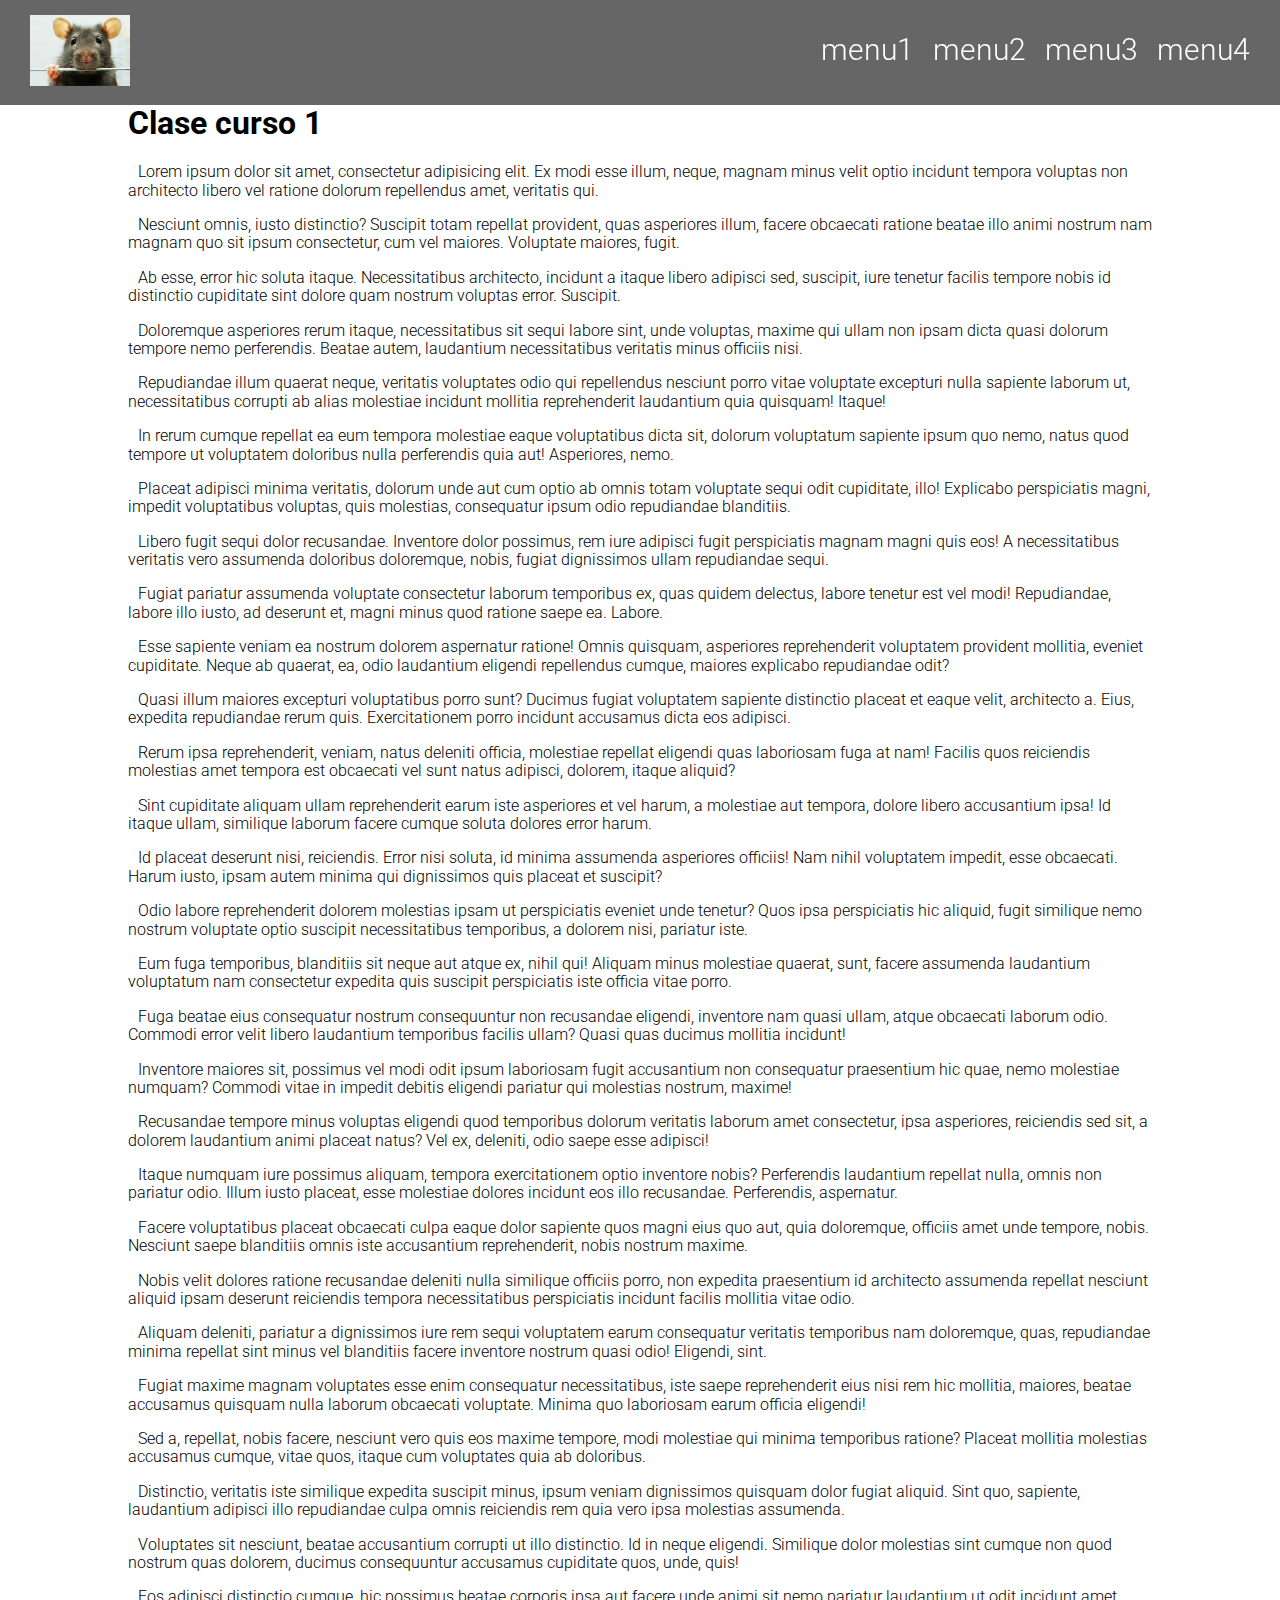
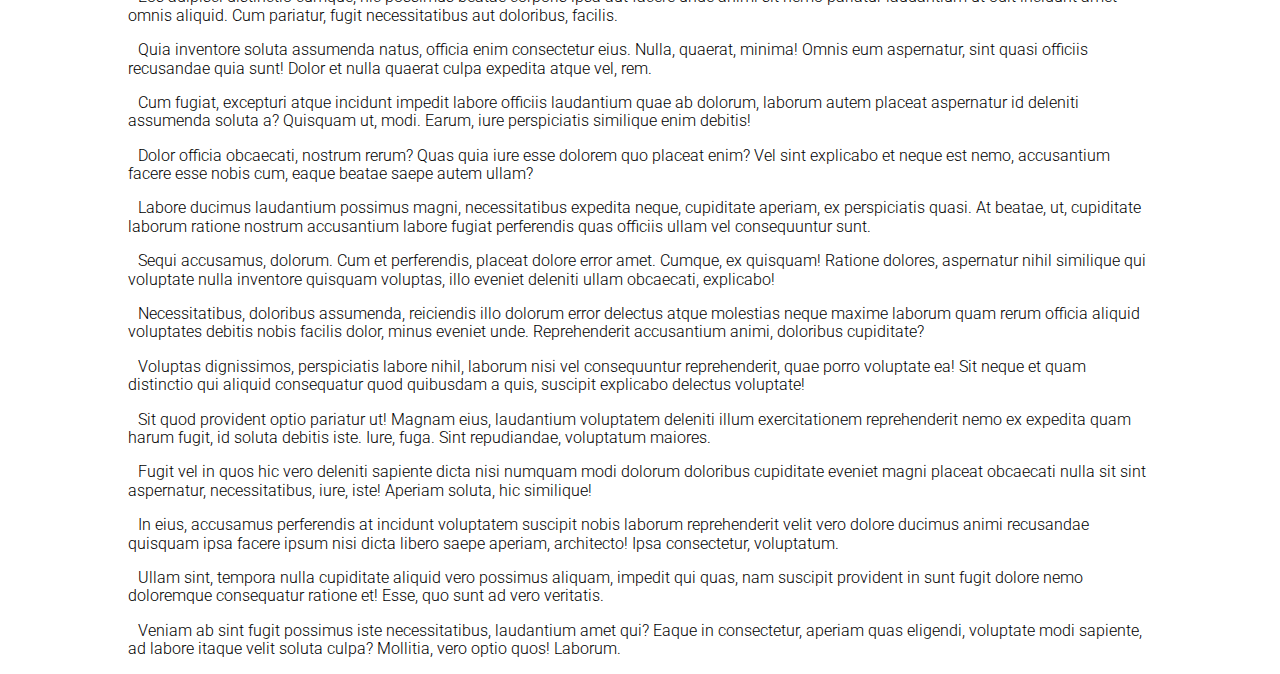
<file: clase1/index.html>
<!DOCTYPE html>
<html lang="en">
<head>
	<meta charset="UTF-8">
	<title>Clase 1</title>
	
</head>
<body>
<main id="main">
	<header class="header" id="pes">
		<img src="assets/img/rata.jpg" alt="" class="logo">
		<nav class="menu">
			<li>menu1</li>
			<li>menu2</li>
			<li>menu3</li>
			<li>menu4</li>
		</nav>
		<a class="toggle-menu"></a>
	</header>


	<div class="punto"></div>
		
	<section class="contenido">
		<h1>Clase curso 1</h1>
		<p >Lorem ipsum dolor sit amet, consectetur adipisicing elit. Ex modi esse illum, neque, magnam minus velit optio incidunt tempora voluptas non architecto libero vel ratione dolorum repellendus amet, veritatis qui.</p>
		<p >Nesciunt omnis, iusto distinctio? Suscipit totam repellat provident, quas asperiores illum, facere obcaecati ratione beatae illo animi nostrum nam magnam quo sit ipsum consectetur, cum vel maiores. Voluptate maiores, fugit.</p>
		<p>Ab esse, error hic soluta itaque. Necessitatibus architecto, incidunt a itaque libero adipisci sed, suscipit, iure tenetur facilis tempore nobis id distinctio cupiditate sint dolore quam nostrum voluptas error. Suscipit.</p>
		<p>Doloremque asperiores rerum itaque, necessitatibus sit sequi labore sint, unde voluptas, maxime qui ullam non ipsam dicta quasi dolorum tempore nemo perferendis. Beatae autem, laudantium necessitatibus veritatis minus officiis nisi.</p>
		<p>Repudiandae illum quaerat neque, veritatis voluptates odio qui repellendus nesciunt porro vitae voluptate excepturi nulla sapiente laborum ut, necessitatibus corrupti ab alias molestiae incidunt mollitia reprehenderit laudantium quia quisquam! Itaque!</p>
		<p>In rerum cumque repellat ea eum tempora molestiae eaque voluptatibus dicta sit, dolorum voluptatum sapiente ipsum quo nemo, natus quod tempore ut voluptatem doloribus nulla perferendis quia aut! Asperiores, nemo.</p>
		<p>Placeat adipisci minima veritatis, dolorum unde aut cum optio ab omnis totam voluptate sequi odit cupiditate, illo! Explicabo perspiciatis magni, impedit voluptatibus voluptas, quis molestias, consequatur ipsum odio repudiandae blanditiis.</p>
		<p>Libero fugit sequi dolor recusandae. Inventore dolor possimus, rem iure adipisci fugit perspiciatis magnam magni quis eos! A necessitatibus veritatis vero assumenda doloribus doloremque, nobis, fugiat dignissimos ullam repudiandae sequi.</p>
		<p>Fugiat pariatur assumenda voluptate consectetur laborum temporibus ex, quas quidem delectus, labore tenetur est vel modi! Repudiandae, labore illo iusto, ad deserunt et, magni minus quod ratione saepe ea. Labore.</p>
		<p>Esse sapiente veniam ea nostrum dolorem aspernatur ratione! Omnis quisquam, asperiores reprehenderit voluptatem provident mollitia, eveniet cupiditate. Neque ab quaerat, ea, odio laudantium eligendi repellendus cumque, maiores explicabo repudiandae odit?</p>
		<p>Quasi illum maiores excepturi voluptatibus porro sunt? Ducimus fugiat voluptatem sapiente distinctio placeat et eaque velit, architecto a. Eius, expedita repudiandae rerum quis. Exercitationem porro incidunt accusamus dicta eos adipisci.</p>
		<p>Rerum ipsa reprehenderit, veniam, natus deleniti officia, molestiae repellat eligendi quas laboriosam fuga at nam! Facilis quos reiciendis molestias amet tempora est obcaecati vel sunt natus adipisci, dolorem, itaque aliquid?</p>
		<p>Sint cupiditate aliquam ullam reprehenderit earum iste asperiores et vel harum, a molestiae aut tempora, dolore libero accusantium ipsa! Id itaque ullam, similique laborum facere cumque soluta dolores error harum.</p>
		<p>Id placeat deserunt nisi, reiciendis. Error nisi soluta, id minima assumenda asperiores officiis! Nam nihil voluptatem impedit, esse obcaecati. Harum iusto, ipsam autem minima qui dignissimos quis placeat et suscipit?</p>
		<p>Odio labore reprehenderit dolorem molestias ipsam ut perspiciatis eveniet unde tenetur? Quos ipsa perspiciatis hic aliquid, fugit similique nemo nostrum voluptate optio suscipit necessitatibus temporibus, a dolorem nisi, pariatur iste.</p>
		<p>Eum fuga temporibus, blanditiis sit neque aut atque ex, nihil qui! Aliquam minus molestiae quaerat, sunt, facere assumenda laudantium voluptatum nam consectetur expedita quis suscipit perspiciatis iste officia vitae porro.</p>
		<p>Fuga beatae eius consequatur nostrum consequuntur non recusandae eligendi, inventore nam quasi ullam, atque obcaecati laborum odio. Commodi error velit libero laudantium temporibus facilis ullam? Quasi quas ducimus mollitia incidunt!</p>
		<p>Inventore maiores sit, possimus vel modi odit ipsum laboriosam fugit accusantium non consequatur praesentium hic quae, nemo molestiae numquam? Commodi vitae in impedit debitis eligendi pariatur qui molestias nostrum, maxime!</p>
		<p>Recusandae tempore minus voluptas eligendi quod temporibus dolorum veritatis laborum amet consectetur, ipsa asperiores, reiciendis sed sit, a dolorem laudantium animi placeat natus? Vel ex, deleniti, odio saepe esse adipisci!</p>
		<p>Itaque numquam iure possimus aliquam, tempora exercitationem optio inventore nobis? Perferendis laudantium repellat nulla, omnis non pariatur odio. Illum iusto placeat, esse molestiae dolores incidunt eos illo recusandae. Perferendis, aspernatur.</p>
		<p>Facere voluptatibus placeat obcaecati culpa eaque dolor sapiente quos magni eius quo aut, quia doloremque, officiis amet unde tempore, nobis. Nesciunt saepe blanditiis omnis iste accusantium reprehenderit, nobis nostrum maxime.</p>
		<p>Nobis velit dolores ratione recusandae deleniti nulla similique officiis porro, non expedita praesentium id architecto assumenda repellat nesciunt aliquid ipsam deserunt reiciendis tempora necessitatibus perspiciatis incidunt facilis mollitia vitae odio.</p>
		<p>Aliquam deleniti, pariatur a dignissimos iure rem sequi voluptatem earum consequatur veritatis temporibus nam doloremque, quas, repudiandae minima repellat sint minus vel blanditiis facere inventore nostrum quasi odio! Eligendi, sint.</p>
		<p>Fugiat maxime magnam voluptates esse enim consequatur necessitatibus, iste saepe reprehenderit eius nisi rem hic mollitia, maiores, beatae accusamus quisquam nulla laborum obcaecati voluptate. Minima quo laboriosam earum officia eligendi!</p>
		<p>Sed a, repellat, nobis facere, nesciunt vero quis eos maxime tempore, modi molestiae qui minima temporibus ratione? Placeat mollitia molestias accusamus cumque, vitae quos, itaque cum voluptates quia ab doloribus.</p>
		<p>Distinctio, veritatis iste similique expedita suscipit minus, ipsum veniam dignissimos quisquam dolor fugiat aliquid. Sint quo, sapiente, laudantium adipisci illo repudiandae culpa omnis reiciendis rem quia vero ipsa molestias assumenda.</p>
		<p>Voluptates sit nesciunt, beatae accusantium corrupti ut illo distinctio. Id in neque eligendi. Similique dolor molestias sint cumque non quod nostrum quas dolorem, ducimus consequuntur accusamus cupiditate quos, unde, quis!</p>
		<p>Eos adipisci distinctio cumque, hic possimus beatae corporis ipsa aut facere unde animi sit nemo pariatur laudantium ut odit incidunt amet omnis aliquid. Cum pariatur, fugit necessitatibus aut doloribus, facilis.</p>
		<p>Quia inventore soluta assumenda natus, officia enim consectetur eius. Nulla, quaerat, minima! Omnis eum aspernatur, sint quasi officiis recusandae quia sunt! Dolor et nulla quaerat culpa expedita atque vel, rem.</p>
		<p>Cum fugiat, excepturi atque incidunt impedit labore officiis laudantium quae ab dolorum, laborum autem placeat aspernatur id deleniti assumenda soluta a? Quisquam ut, modi. Earum, iure perspiciatis similique enim debitis!</p>
		<p>Dolor officia obcaecati, nostrum rerum? Quas quia iure esse dolorem quo placeat enim? Vel sint explicabo et neque est nemo, accusantium facere esse nobis cum, eaque beatae saepe autem ullam?</p>
		<p>Labore ducimus laudantium possimus magni, necessitatibus expedita neque, cupiditate aperiam, ex perspiciatis quasi. At beatae, ut, cupiditate laborum ratione nostrum accusantium labore fugiat perferendis quas officiis ullam vel consequuntur sunt.</p>
		<p>Sequi accusamus, dolorum. Cum et perferendis, placeat dolore error amet. Cumque, ex quisquam! Ratione dolores, aspernatur nihil similique qui voluptate nulla inventore quisquam voluptas, illo eveniet deleniti ullam obcaecati, explicabo!</p>
		<p>Necessitatibus, doloribus assumenda, reiciendis illo dolorum error delectus atque molestias neque maxime laborum quam rerum officia aliquid voluptates debitis nobis facilis dolor, minus eveniet unde. Reprehenderit accusantium animi, doloribus cupiditate?</p>
		<p>Voluptas dignissimos, perspiciatis labore nihil, laborum nisi vel consequuntur reprehenderit, quae porro voluptate ea! Sit neque et quam distinctio qui aliquid consequatur quod quibusdam a quis, suscipit explicabo delectus voluptate!</p>
		<p>Sit quod provident optio pariatur ut! Magnam eius, laudantium voluptatem deleniti illum exercitationem reprehenderit nemo ex expedita quam harum fugit, id soluta debitis iste. Iure, fuga. Sint repudiandae, voluptatum maiores.</p>
		<p>Fugit vel in quos hic vero deleniti sapiente dicta nisi numquam modi dolorum doloribus cupiditate eveniet magni placeat obcaecati nulla sit sint aspernatur, necessitatibus, iure, iste! Aperiam soluta, hic similique!</p>
		<p>In eius, accusamus perferendis at incidunt voluptatem suscipit nobis laborum reprehenderit velit vero dolore ducimus animi recusandae quisquam ipsa facere ipsum nisi dicta libero saepe aperiam, architecto! Ipsa consectetur, voluptatum.</p>
		<p>Ullam sint, tempora nulla cupiditate aliquid vero possimus aliquam, impedit qui quas, nam suscipit provident in sunt fugit dolore nemo doloremque consequatur ratione et! Esse, quo sunt ad vero veritatis.</p>
		<p>Veniam ab sint fugit possimus iste necessitatibus, laudantium amet qui? Eaque in consectetur, aperiam quas eligendi, voluptate modi sapiente, ad labore itaque velit soluta culpa? Mollitia, vero optio quos! Laborum.</p>
	</section>

</main>

	<!-- assets -->
	<link href="https://fonts.googleapis.com/css?family=Barrio|Roboto:100,300,400" rel="stylesheet">
	<link rel="stylesheet" href="assets/css/normalize.css">
	<link rel="stylesheet" href="assets/css/estilos.css">

	

</body>
</html>
</file>
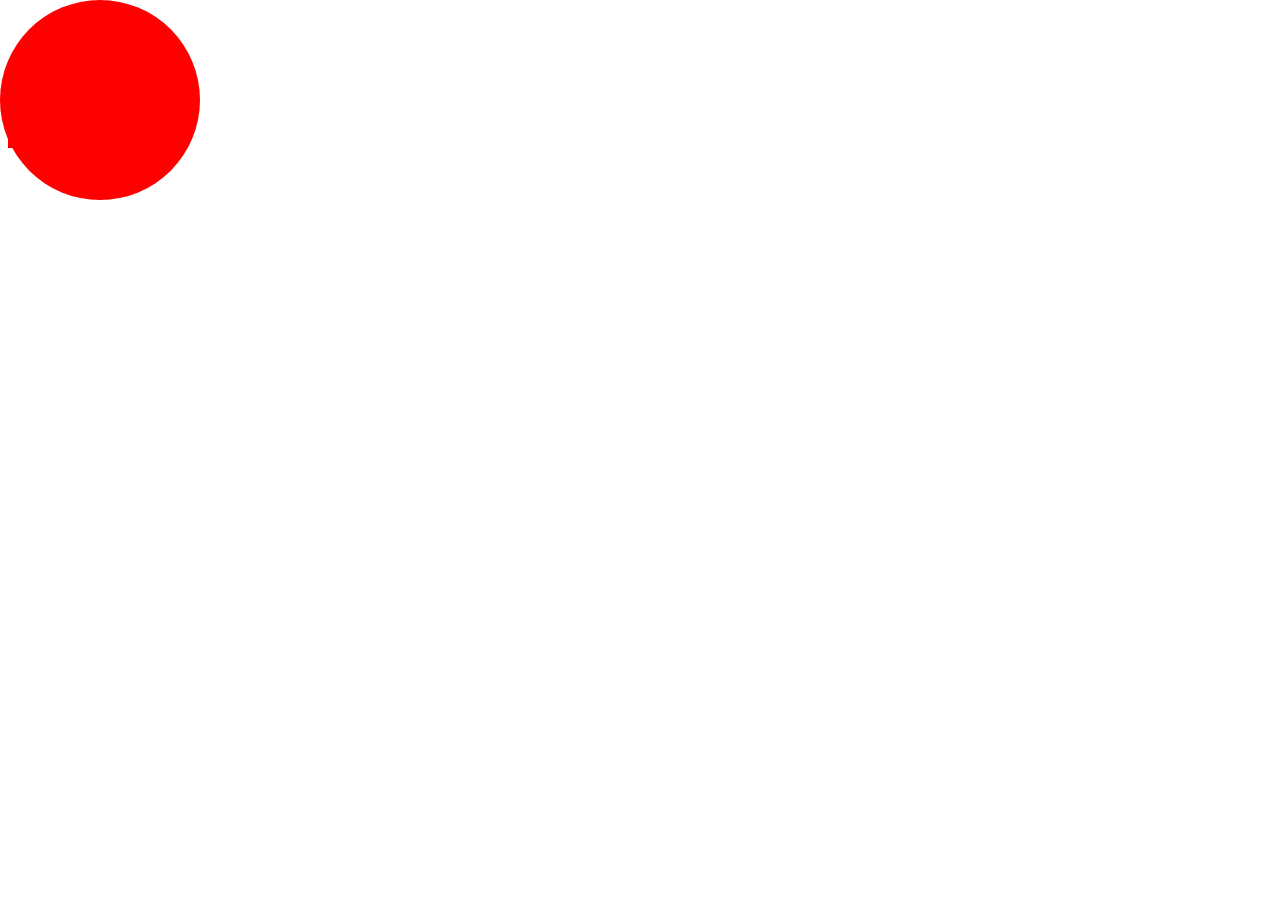
<file: animaciones.html>
<!DOCTYPE html>
<html lang="en">
<head>
	<meta charset="UTF-8">
	<title>Clase Ocho Animaciones</title>
</head>
<body>

	<div class="slide">
		
	</div>

	<div class="caja"></div>

	<div class="wrapper">
		<span>Code for</span>
		<ul>	
			<li>Ruby</li>
			<li>CSS</li> -40
			<li>Sass</li> -80
			<li>JavaScript</li> -120
			<li>HTML</li> -160
	    	<li>Python</li>
	    	<li>Java</li>
		</ul>
	</div>
<!-- assets -->
<link rel="stylesheet" href="assets/css/animaciones.css">
	
</body>
</html>
</file>
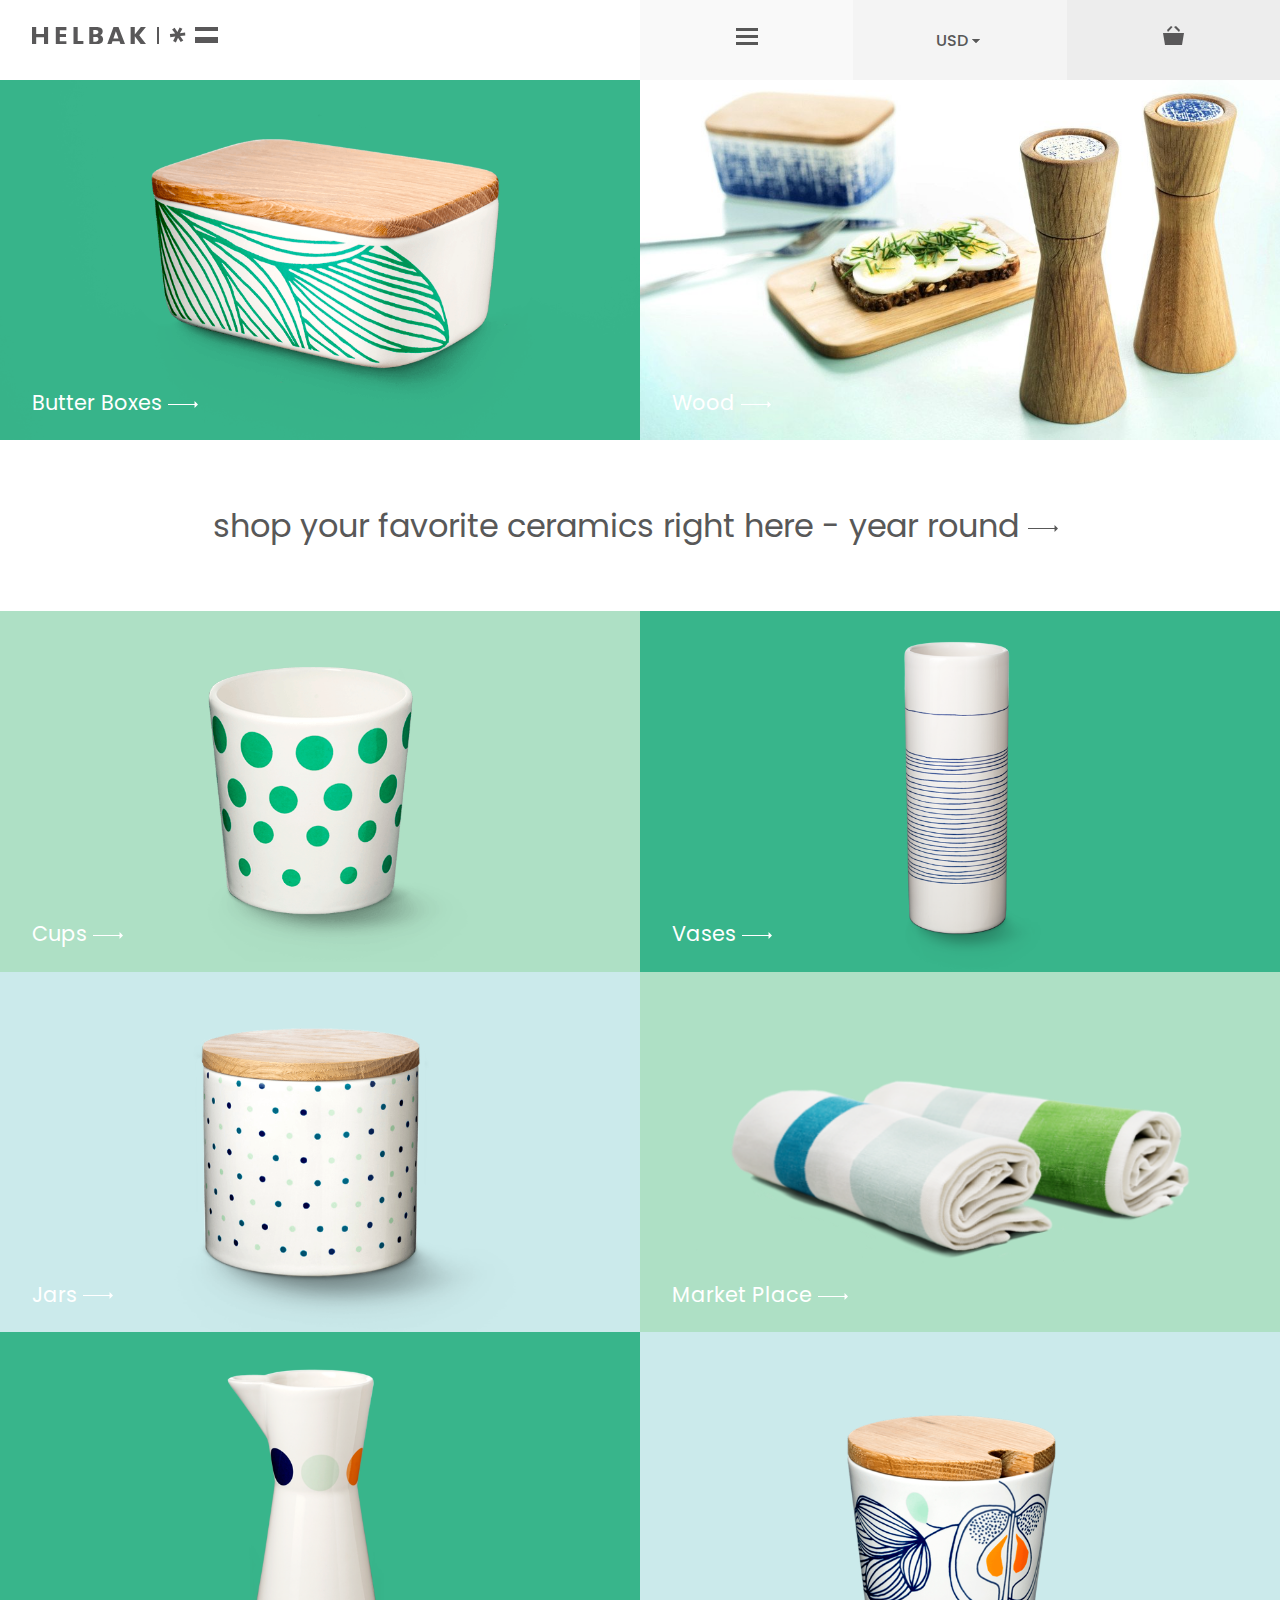
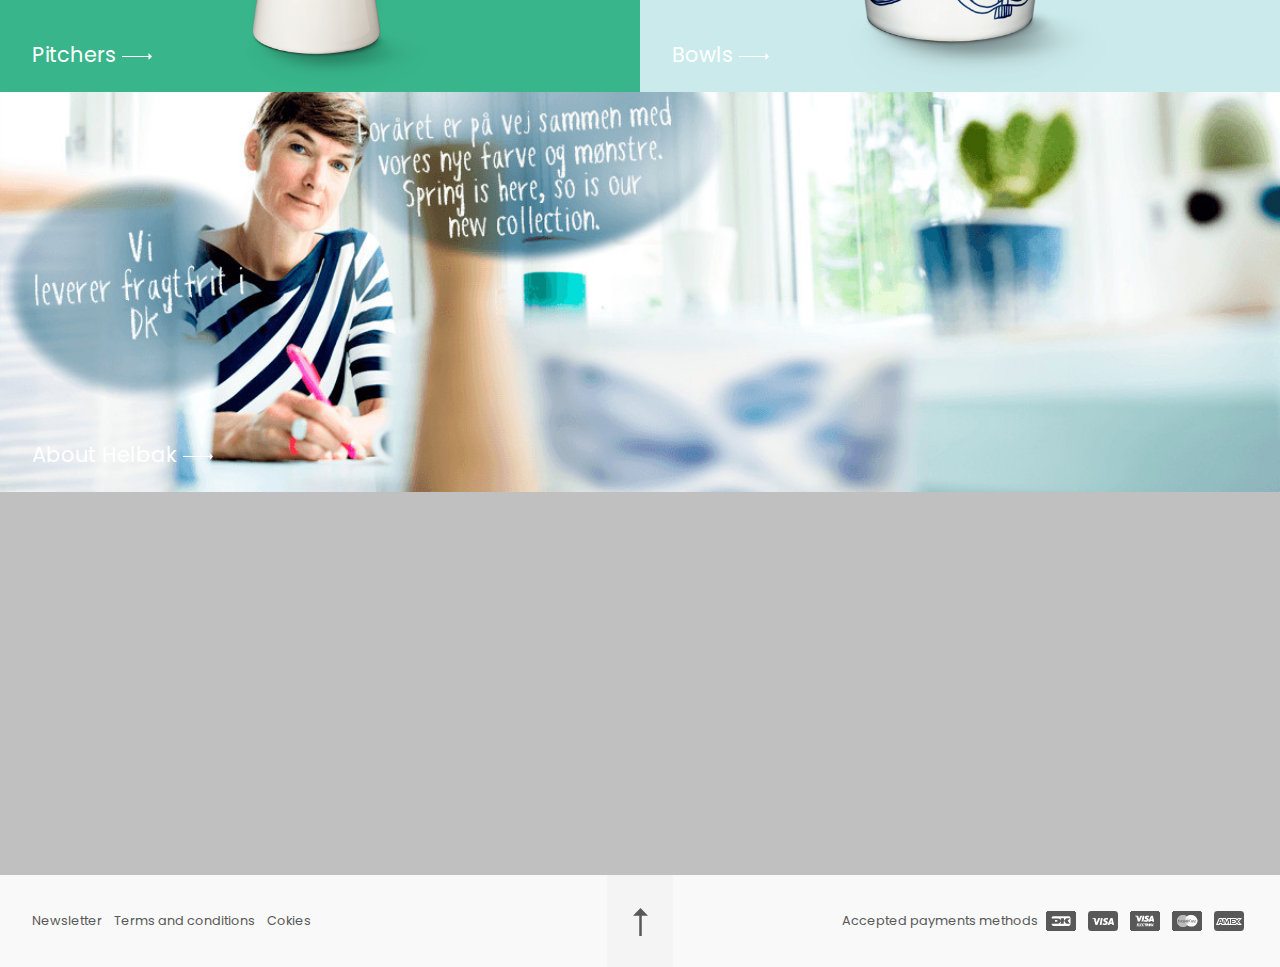
<file: clasecinco.html>
<!DOCTYPE html>
<html lang="en">

<head>
    <meta name="viewport" content="width=device-width, initial-scale=1">
    <meta charset="UTF-8">
    <title>Reto 2 || Helbak</title>
</head>

<body>
    <header class="header">
        <div class="header__left"> <img src="assets/img/logo.svg" alt="" class="header__logo"> </div>
        <div class="header__right">
            <div class="header__item">
                <a href=""> <img src="assets/img/menu.svg" alt=""> </a>
            </div>
            <div class="header__item"> <a href=""><span class="icon__moneda">USD</span><i class="arrow__down"></i></a> </div>
            <div class="header__item">
                <a href=""><img src="assets/img/cesta.svg" alt=""></a>
            </div>
        </div>
    </header>
    <div class="content">
        <!-- contennido -->
        <div class="item__left green"> <img src="assets/img/butterbox_frontpagefeb_1024x1024.png" alt=""> <a href="" class="item__link">Butter Boxes <span class="arrow__right"></span></a> </div>
        <div class="item__right blue"> <img src="assets/img/frontpage_grinder_2_1024x1024.jpg" alt=""> <a href="" class="item__link">Wood <span class="arrow__right"></span></a> </div>
        <div class="item__frase">
            <h1> shop your favorite ceramics right here - year round <span class="arrow__right black"></span> </h1> </div>
        <div class="item__left lime"> <img src="assets/img/frontpage_cupsfeb_1024x1024.png" alt=""> <a href="" class="item__link">Cups <span class="arrow__right"></span></a> </div>
        <div class="item__right green"> <img src="assets/img/frontpage_linievase_1024x1024.png" alt=""> <a href="" class="item__link">Vases <span class="arrow__right"></span></a> </div>
        <div class="item__left blue"> <img src="assets/img/frontpage_jar2_81845e80-ce60-4fbd-9f15-f74e0552d4c5_1024x1024.png" alt=""> <a href="" class="item__link">Jars <span class="arrow__right"></span></a> </div>
        <div class="item__right lime"> <img src="assets/img/forsidewoodenplate_grande_2aafc296-abfb-43f2-8be4-e63bf5c585c0_1024x1024.png" alt=""> <a href="" class="item__link">Market Place <span class="arrow__right"></span></a> </div>
        <div class="item__left green"> <img src="assets/img/frontpage_pitchers_4990b7fb-3a1d-4ab6-938b-38c29df8afbc_1024x1024.png" alt=""> <a href="" class="item__link">Pitchers <span class="arrow__right"></span></a> </div>
        <div class="item__right blue"> <img src="assets/img/frontpage_bowlpome_9b6abfdd-0c3f-4f9a-9c1e-99a652170e43_1024x1024.png" alt=""> <a href="" class="item__link">Bowls <span class="arrow__right"></span></a> </div>
        <div class="item__full"> <img src="assets/img/frontpage_about_image.jpg" alt=""> <a href="" class="item__link">About Helbak <span class="arrow__right"></span></a> </div>
        <div class="item__video">
            <div class="video__contianer">
                <!-- <iframe width="560" height="315" src="https://www.youtube.com/embed/6YigoniyEaQ" frameborder="0" allowfullscreen></iframe> -->
                <iframe src="https://player.vimeo.com/video/144055362?title=0&byline=0&portrait=0" width="600" height="338" frameborder="0" webkitallowfullscreen mozallowfullscreen allowfullscreen></iframe>
            </div>
        </div>
    </div>
    <footer class="footer">
        <div class="footer__left"> <a href="" class="footer__link">Newsletter</a> <a href="" class="footer__link">Terms and conditions</a> <a href="" class="footer__link">Cokies</a> </div>
        <div class="footer__center">
            <a href="#"> <span class="arrow__up"></span> </a>
        </div>
        <div class="footer__right"> <strong>Accepted payments methods</strong> <span class="icon_card dk"></span> <span class="icon_card visa"></span> <span class="icon_card visa2"></span> <span class="icon_card mcd"></span> <span class="icon_card amex"></span> </div>
    </footer>
    <!-- assets -->
    <link href="https://fonts.googleapis.com/css?family=Poppins:300,400,500,700" rel="stylesheet">
    <link rel="stylesheet" href="assets/css/clasecinco.css"> </body>

</html>
</file>
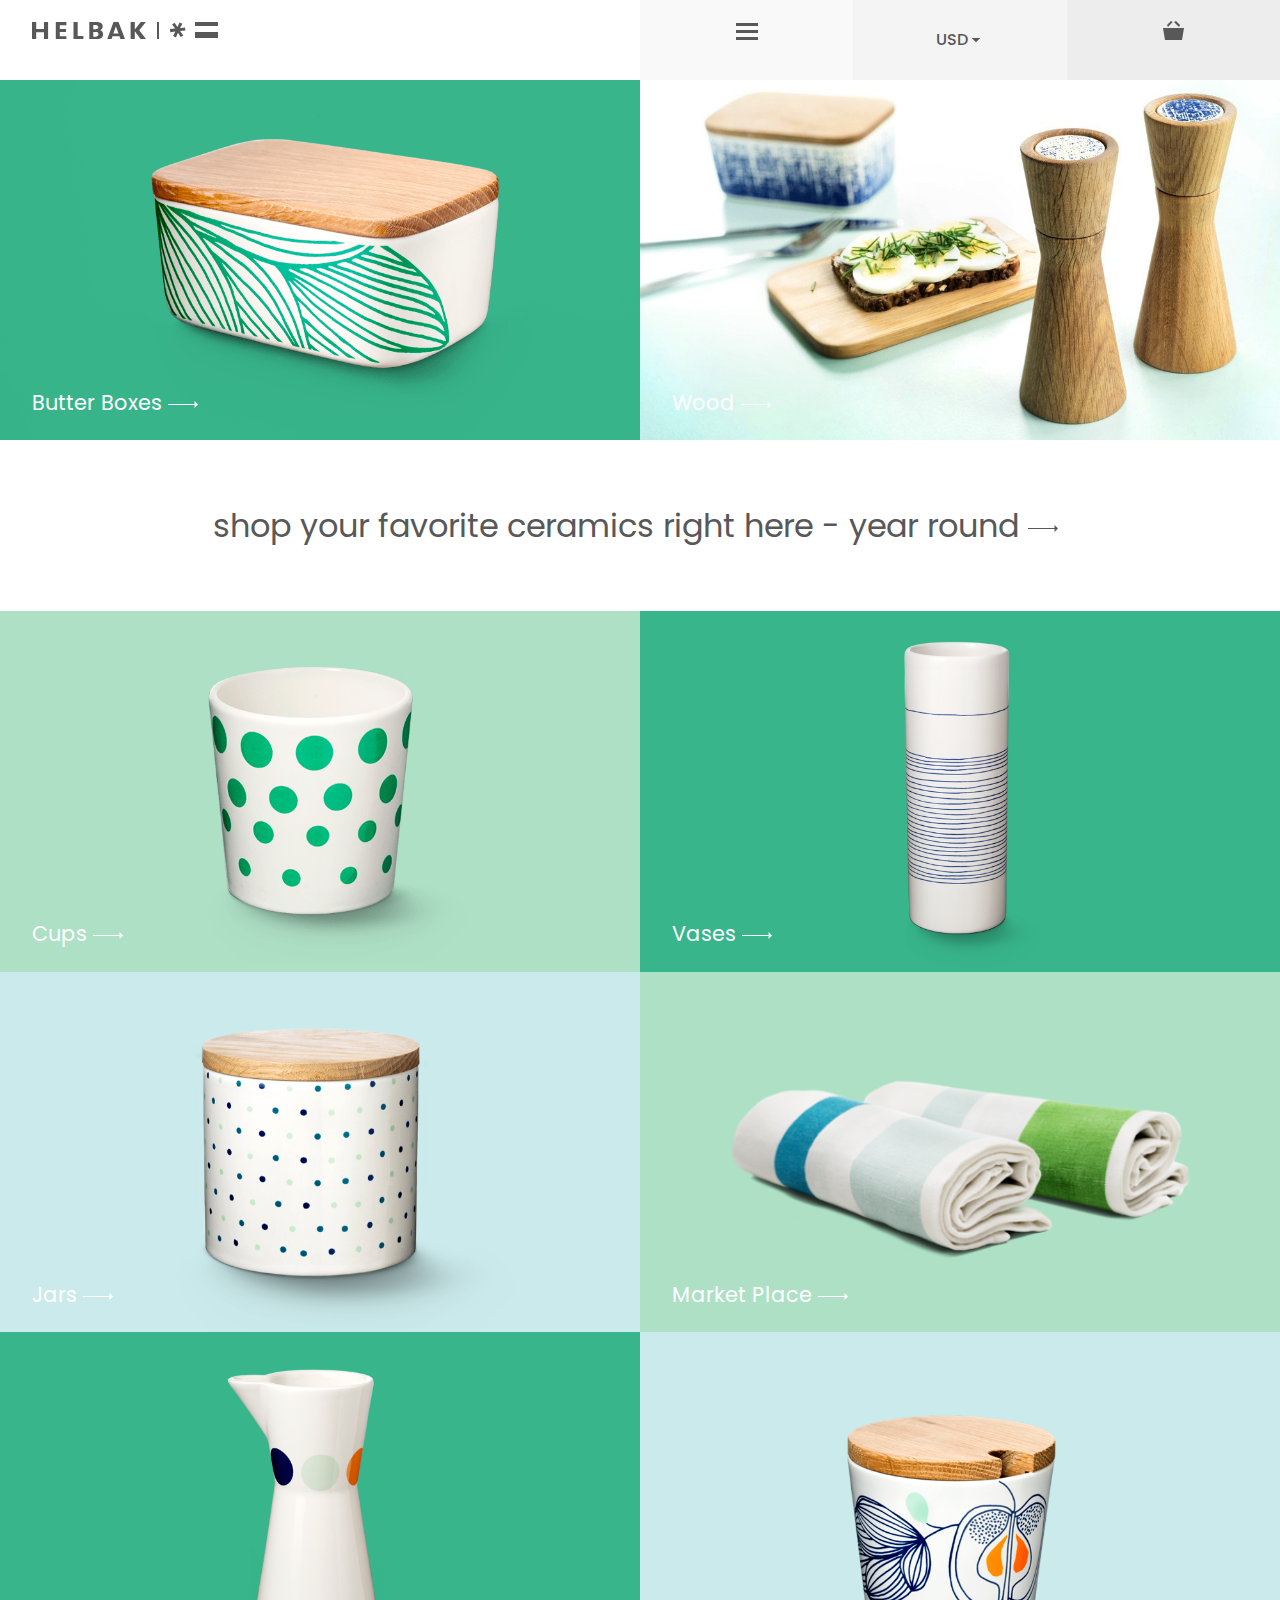
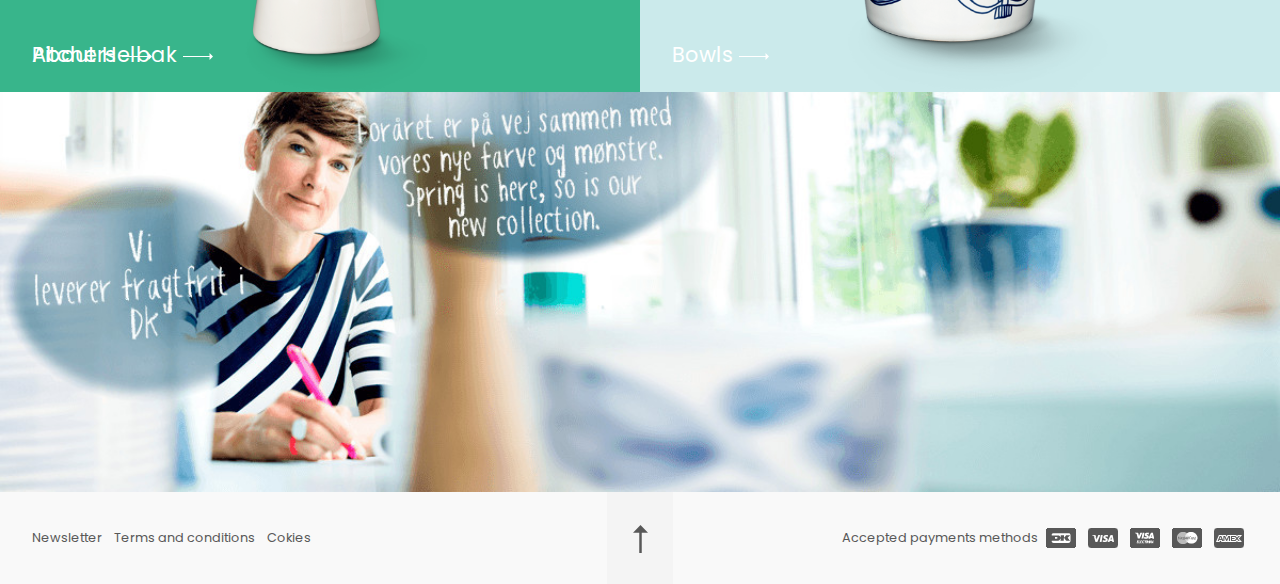
<file: clasecincodos.html>
<!DOCTYPE html> <html lang="en"> <head> <meta name="viewport" content="width=device-width, initial-scale=1"> <meta charset="UTF-8"> <title>Reto 2 || Helbak </title> </head> <body> <header class="header"> <div class="header__left"> <img src="assets/img/logo.svg" alt="" class="header__logo"> </div> <div class="header__right"> <div class="header__item"> <a href=""> <img src="assets/img/menu.svg" alt=""> </a> </div> <div class="header__item"> <a href=""> <span class="icon__moneda">USD </span><i class="arrow__down"></i></a> </div> <div class="header__item"> <a href=""><img src="assets/img/cesta.svg" alt=""></a> </div> </div> </header> <div class="content"> <!-- contennido --> <div class="item__left green"> <img src="assets/img/butterbox_frontpagefeb_1024x1024.png" alt=""> <a href="" class="item__link">Butter Boxes <span class="arrow__right"> </span></a> </div> <div class="item__right blue"> <img src="assets/img/frontpage_grinder_2_1024x1024.jpg" alt=""> <a href="" class="item__link">Wood <span class="arrow__right"> </span></a> </div> <div class="item__frase"> <h1> shop your favorite ceramics right here - year round <span class="arrow__right black"> </span> </h1> </div> <div class="item__left lime"> <img src="assets/img/frontpage_cupsfeb_1024x1024.png" alt=""> <a href="" class="item__link">Cups <span class="arrow__right"> </span></a> </div> <div class="item__right green"> <img src="assets/img/frontpage_linievase_1024x1024.png" alt=""> <a href="" class="item__link">Vases <span class="arrow__right"> </span></a> </div> <div class="item__left blue"> <img src="assets/img/frontpage_jar2_81845e80-ce60-4fbd-9f15-f74e0552d4c5_1024x1024.png" alt=""> <a href="" class="item__link">Jars <span class="arrow__right"> </span></a> </div> <div class="item__right lime"> <img src="assets/img/forsidewoodenplate_grande_2aafc296-abfb-43f2-8be4-e63bf5c585c0_1024x1024.png" alt=""> <a href="" class="item__link">Market Place <span class="arrow__right"> </span></a> </div> <div class="item__left green"> <img src="assets/img/frontpage_pitchers_4990b7fb-3a1d-4ab6-938b-38c29df8afbc_1024x1024.png" alt=""> <a href="" class="item__link">Pitchers <span class="arrow__right"> </span></a> </div> <div class="item__right blue"> <img src="assets/img/frontpage_bowlpome_9b6abfdd-0c3f-4f9a-9c1e-99a652170e43_1024x1024.png" alt=""> <a href="" class="item__link">Bowls <span class="arrow__right"> </span></a> </div> <div class="item__full"> <img src="assets/img/frontpage_about_image.jpg" alt=""> <a href="" class="item__link">About Helbak <span class="arrow__right"> </span></a> </div> </div> <footer class="footer"> <div class="footer__left"> <a href="" class="footer__link">Newsletter</a> <a href="" class="footer__link">Terms and conditions</a> <a href="" class="footer__link">Cokies</a> </div> <div class="footer__center"> <a href="#" > <span class="arrow__up"> </span> </a> </div> <div class="footer__right"> <strong>Accepted payments methods</strong> <span class="icon_card dk"> </span> <span class="icon_card visa"> </span> <span class="icon_card visa2"> </span> <span class="icon_card mcd"> </span> <span class="icon_card amex"> </span> </div> </footer> <!-- assets --> <link href="https://fonts.googleapis.com/css?family=Poppins:300, 400, 500, 700" rel="stylesheet"> <link rel="stylesheet" href="assets/css/claseseis.css"> </body> </html>
</file>
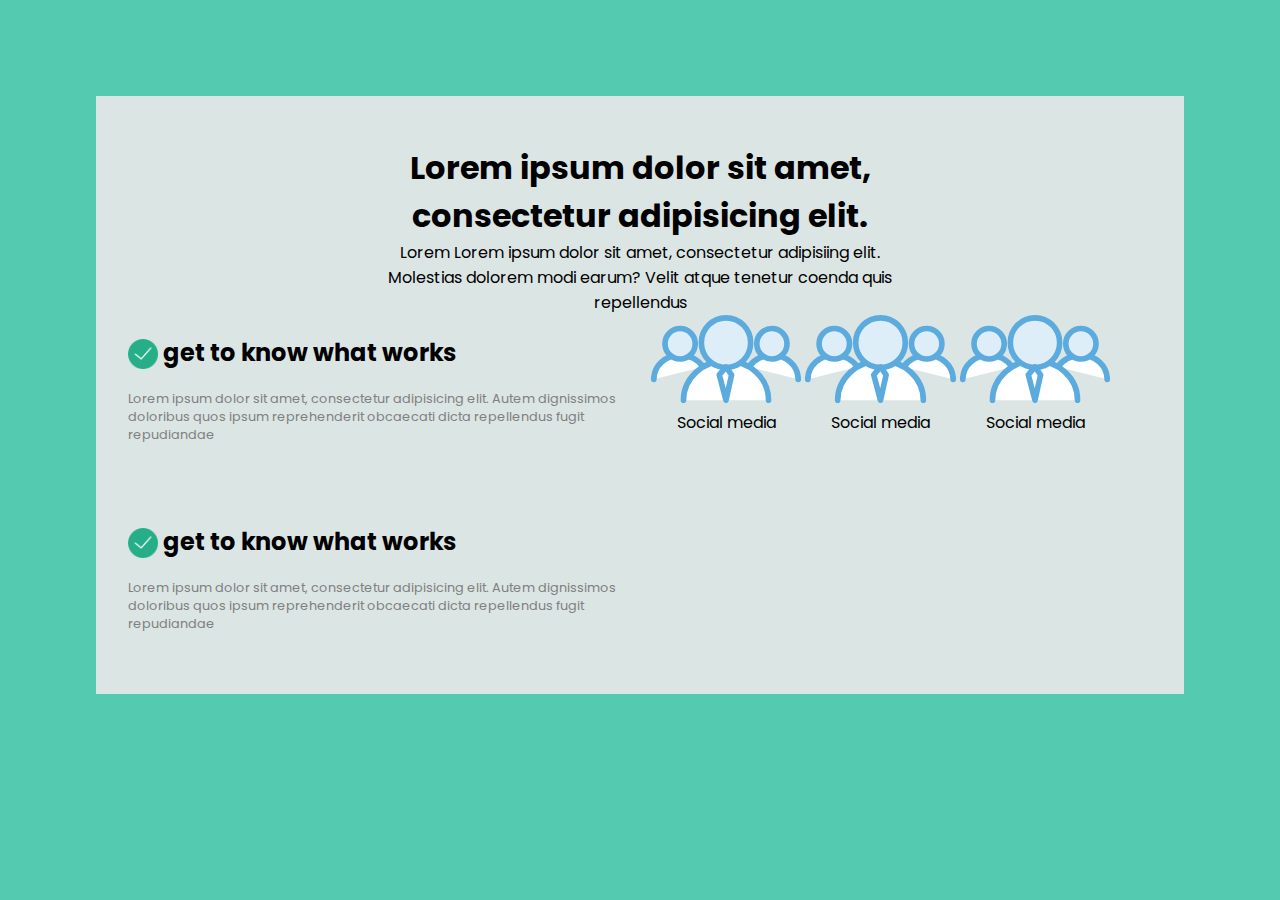
<file: clasecuatro.html>
<!DOCTYPE html>
<html lang="en">
<head>
	<meta charset="UTF-8">
	<title>Layout responsive 1</title> 
</head>
<body>  	<!-- aqui va el contenido --> 
	<div class="contenedor"> 	
		<h1 class="ctn__titulo">Lorem ipsum dolor sit amet, consectetur adipisicing elit.</h1>
		<p class="ctn__subtitulo">Lorem Lorem ipsum dolor sit amet, consectetur adipisiing elit. Molestias dolorem modi earum? Velit atque tenetur coenda quis repellendus </p>

		<div class="wrap__item">
			<div class="left">
				<!-- item con letra -->
				<div class="item__left">
					<h2><span class="icon__check"></span> get to know what works</h2>
					<p>Lorem ipsum dolor sit amet, consectetur adipisicing elit. Autem dignissimos doloribus quos ipsum reprehenderit obcaecati dicta repellendus fugit repudiandae</p>
				</div>
				<div class="item__left">
					<h2><span class="icon__check"></span> get to know what works</h2>
					<p>Lorem ipsum dolor sit amet, consectetur adipisicing elit. Autem dignissimos doloribus quos ipsum reprehenderit obcaecati dicta repellendus fugit repudiandae</p>
				</div>
			</div>
			<div class="right">
				<!-- item con imagen -->
				<div class="list__items">
					<div class="item">
						<div class="inner">
							<img src="assets/img/icon-socialmedia.svg" alt="">
							<span>Social media</span>
						</div>
					</div>
					<div class="item">
						<div class="inner">
							<img src="assets/img/icon-socialmedia.svg" alt="">
							<span>Social media</span>
						</div>
					</div>
					<div class="item">
						<div class="inner">
							<img src="assets/img/icon-socialmedia.svg" alt="">
							<span>Social media</span>
						</div>
					</div>
				</div>
			</div>
		</div>
	</div>


	<link href="https://fonts.googleapis.com/css?family=Poppins:300,400,500,600" rel="stylesheet">
	<link rel="stylesheet" href="assets/css/clasecuatrodos.css">

</body>
</html>
</file>
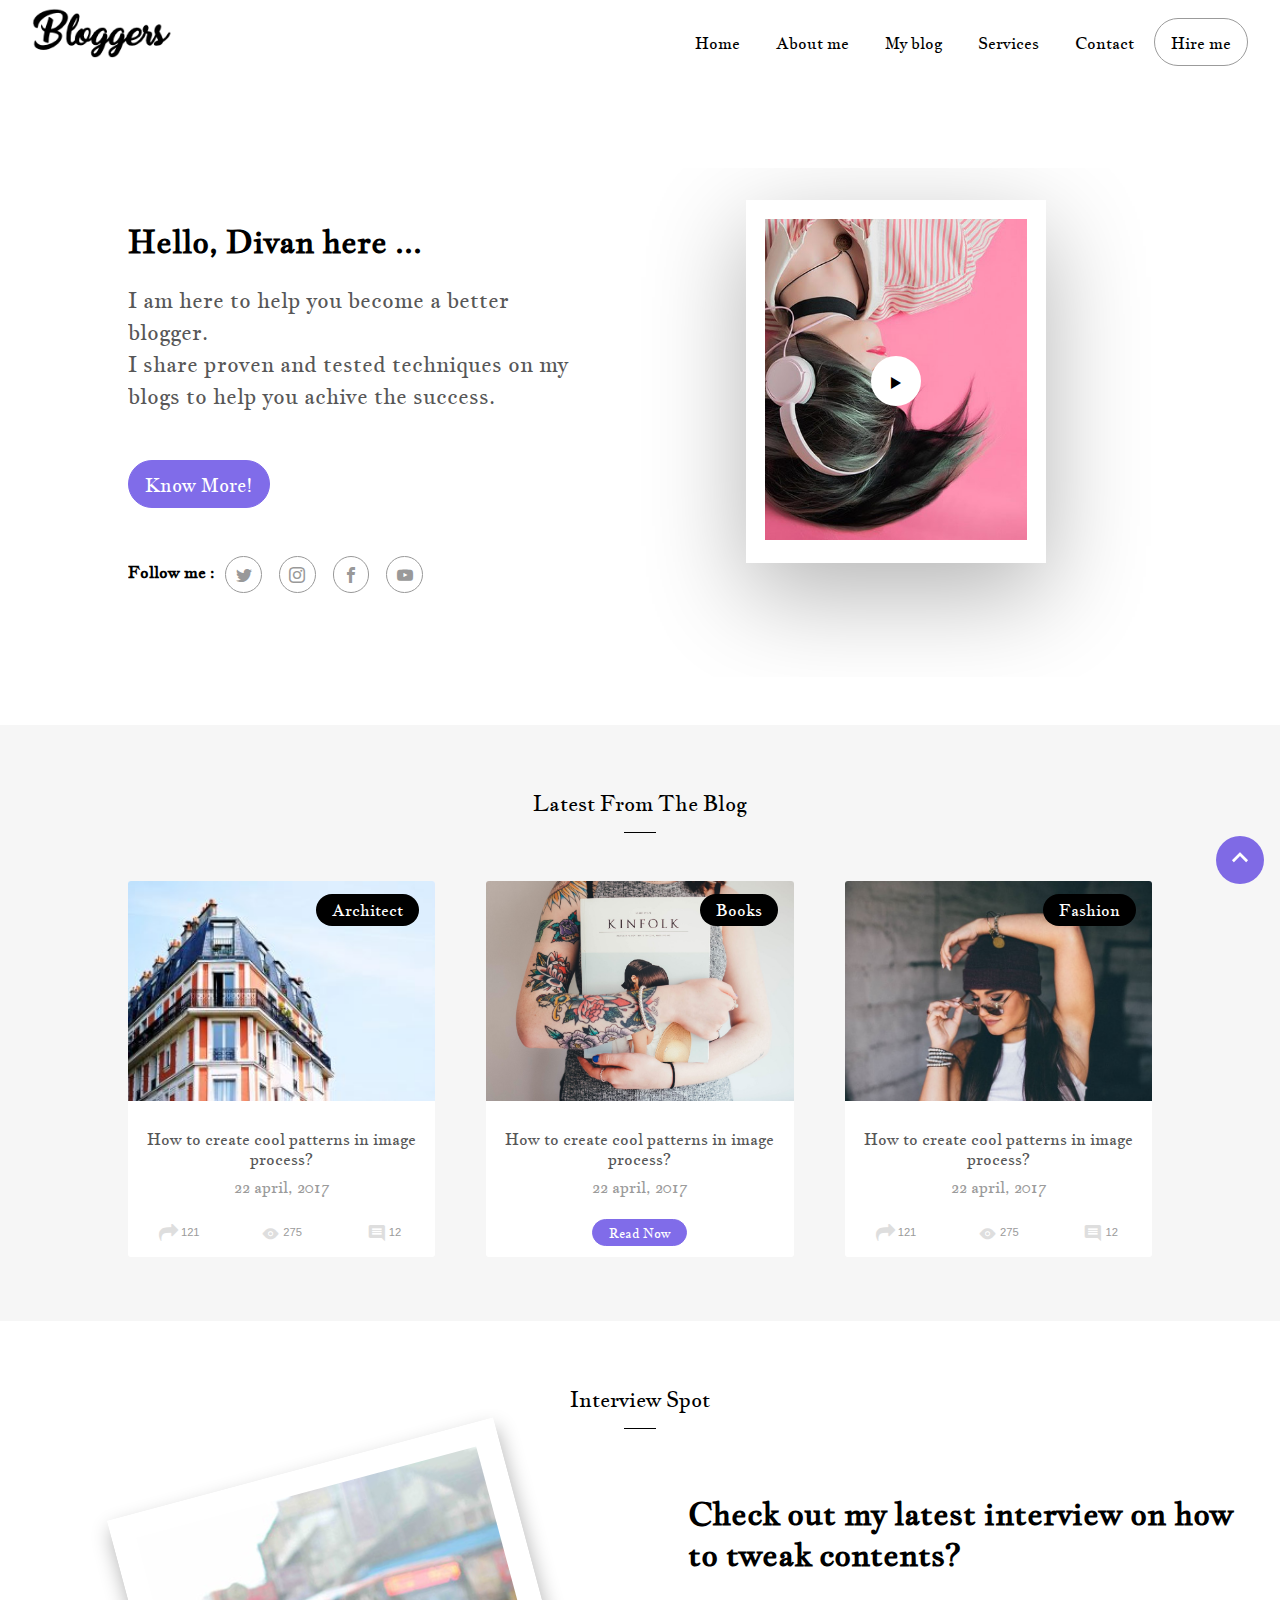
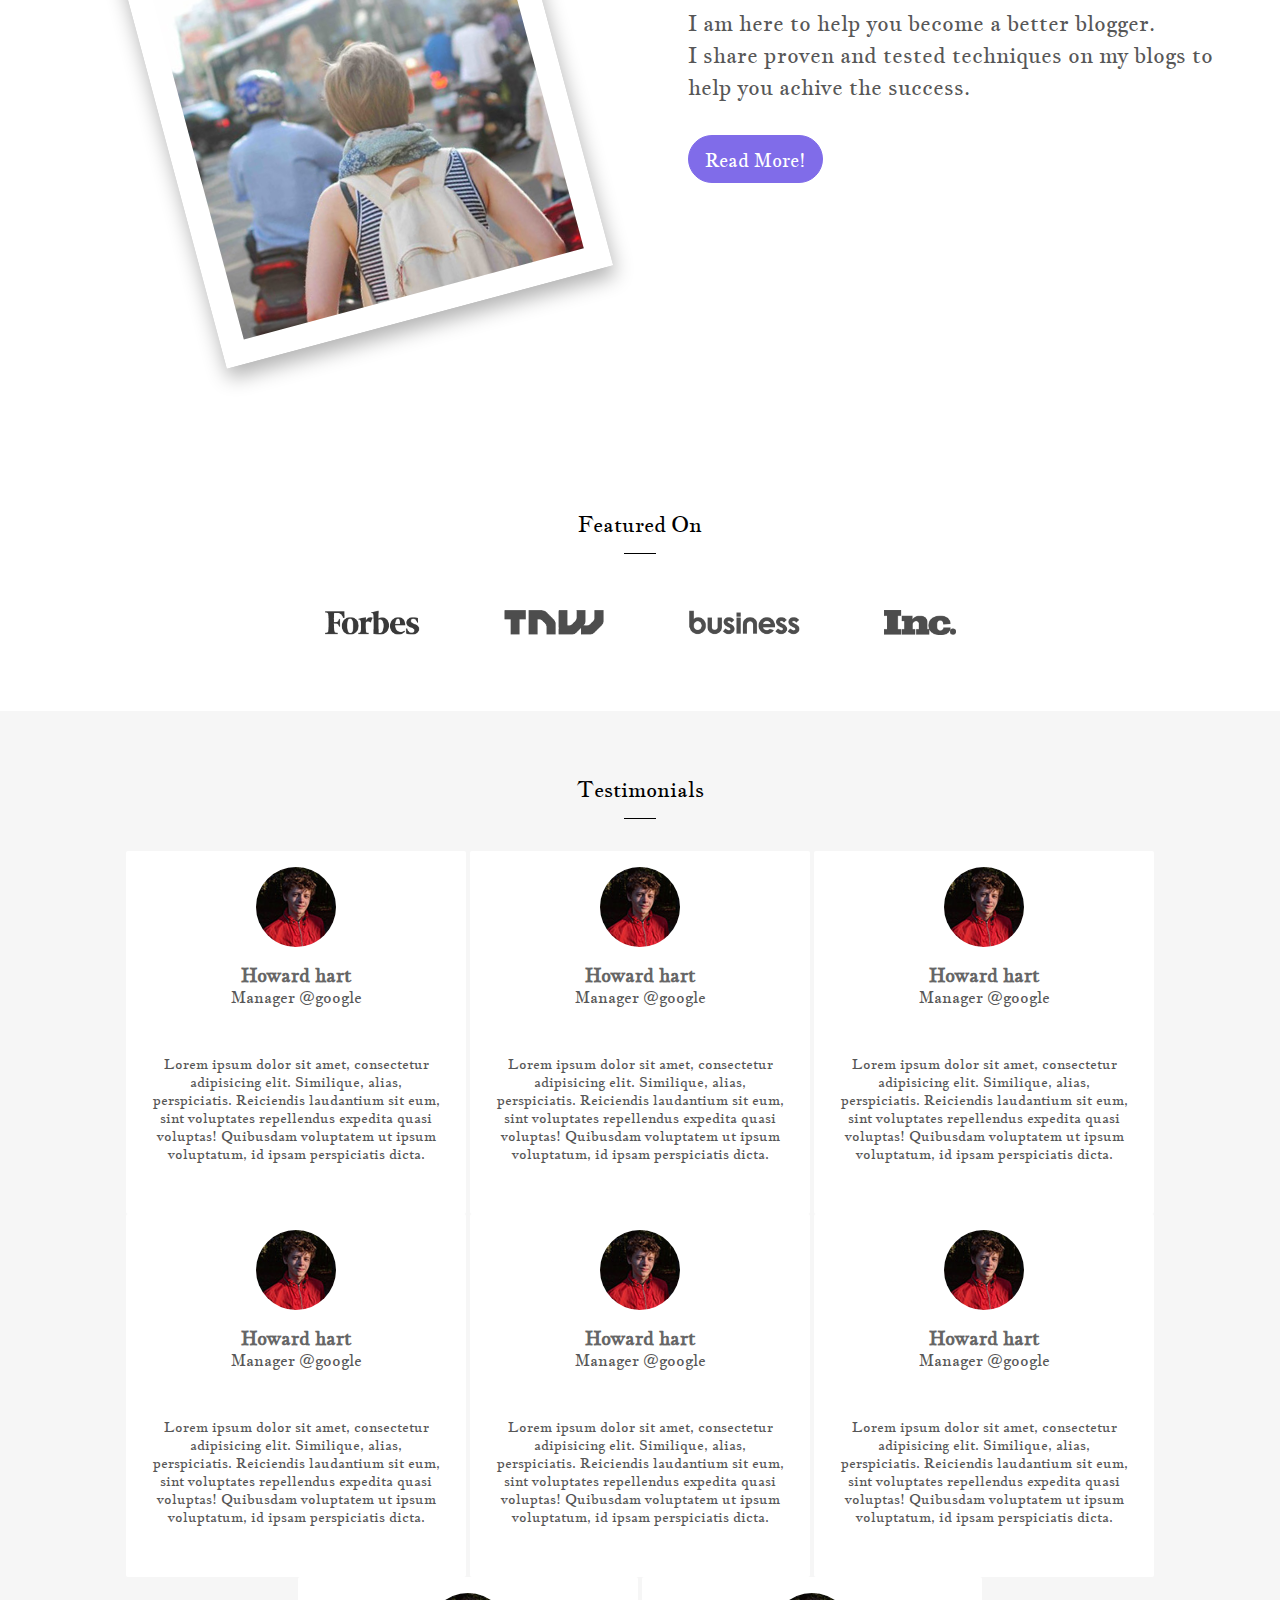
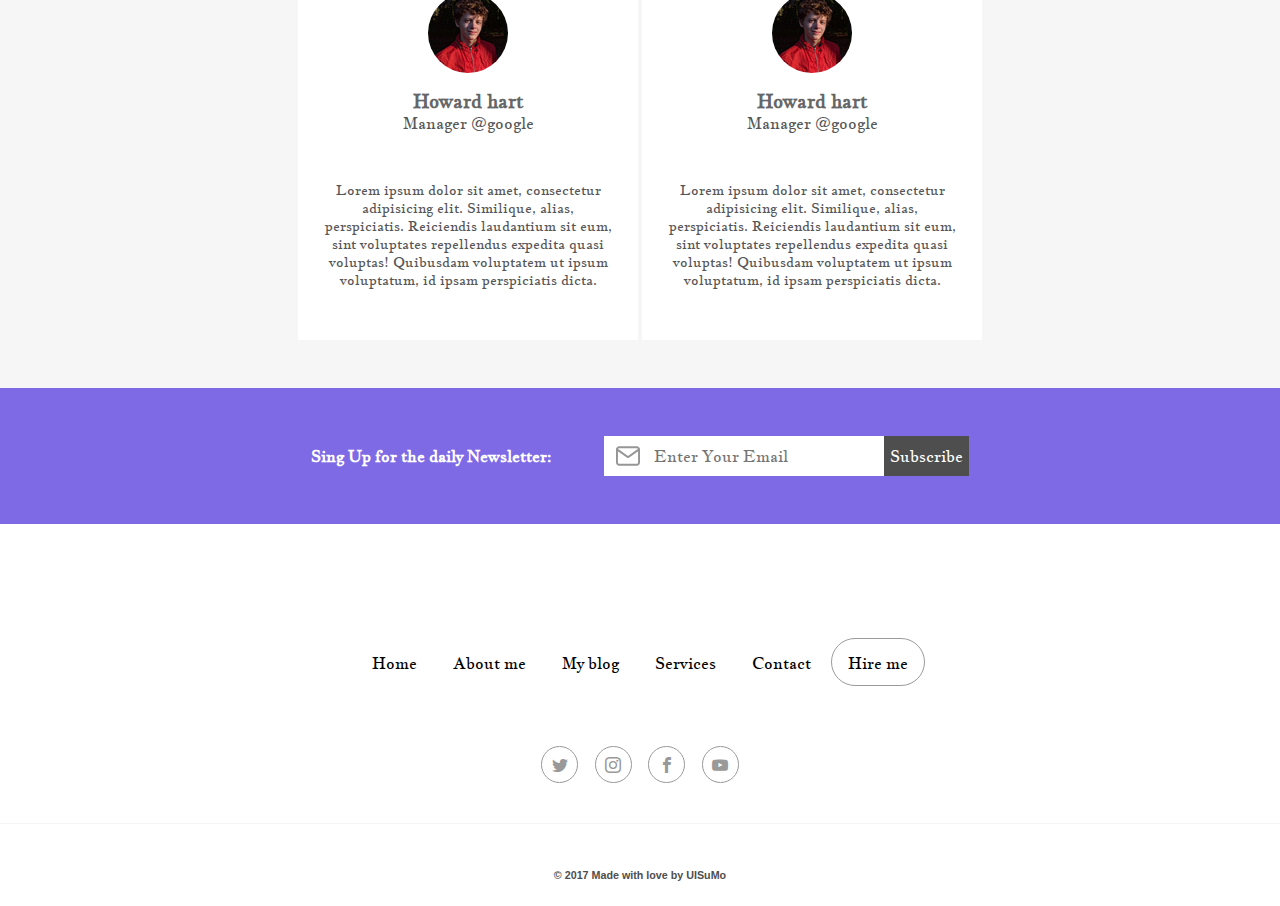
<file: claseseis.html>
<!DOCTYPE html>
<html lang="en">
<head>
	<meta charset="UTF-8">
	<meta name="viewport" content="width=device-width, initial-scale=1">
	<title>Clase 6</title>
</head>
<body>
	<header class="header">
		<img src="assets/img/logo_bloggers.png" alt="" class="header__logo">
		<!-- toggle-menu on mobile -->
		<div class="toogle__menu">
		  <div class="menu-icon">
		    <span></span>
		    <span></span>
		  </div>
		  <div class="ring"></div>
		</div>
		<!-- menu desktop/mobile -->
		<div class="header__right">
			<nav class="header__menu">
				<li class="similar-menu__item"><a href="">Home</a></li>
				<li class="similar-menu__item"><a href="">About me</a></li>
				<li class="similar-menu__item"><a href="">My blog</a></li>
				<li class="similar-menu__item"><a href="">Services</a></li>
				<li class="similar-menu__item"><a href="">Contact</a></li>
				<li class="similar-menu__item"><a href="" class="btn rounded hire">Hire me</a></li>
			</nav>
		</div>
	</header>

	<div class="content">
		<!-- item1 Hello -->
		<div class="row-content__item">
			<div class="inner__control">
				<div class="present__top">
					<div class="left">
						<h1 class="title__seccion">Hello, Divan here ...</h1>
						<p class="title_p">I am here to help you become a better  blogger.</p>
						<p class="title_p">I share proven and tested techniques on my blogs  to help you achive the success.</p>
						<a href="" class="btn rounded morado">Know More!</a>
						<div class="top__follow">
							<strong>Follow me :</strong>
							<a href="" class="btn__social-icon btn__tw"><span class="icon-twitter"></span></a>
							<a href="" class="btn__social-icon btn__inst"><span class="icon-instagram"></span></a>
							<a href="" class="btn__social-icon btn__fb"><span class="icon-facebook"></span></a>
							<a href="" class="btn__social-icon btn__you"><span class="icon-youtube"></span></a>
						</div>
					</div>
					<div class="right">
						<div class="wrap__img-video">
							<img src="assets/img/music_girl.jpg" alt="">
							<a><span class="icon-play"></span></a>
						</div>
					</div>
				</div>
			</div>
		</div>
		<!-- video  -->
		<div class="ctn__video">
			<div class="inner">
				<a class="close__video"><span class="icon-cross"></span></a>
				<div class="videoWrapper">
					<iframe src="https://player.vimeo.com/video/158208911" width="640" height="360" frameborder="0" webkitallowfullscreen mozallowfullscreen allowfullscreen></iframe>
				</div>
			</div>
		</div>
		<!-- item 2 latest from -->
		<div class="row-content__item gray">
			<div class="inner__control">
				<h2 class="subtitle__seccion">latest from the blog</h2>
				<div class="grid__items">
					<div class="item">
						<span class="cat__item">Architect</span>
						<div class="wrap__img" style="background-image:url(assets/img/rehabilitacion_edificio.jpg)"></div>
						<p class="title__item">How to create cool patterns in image process?</p>
						<span class="date__item">22 april, 2017</span>
						<div class="row__options">
							<a href="" class="link"><span class="icon-mail-forward"></span> 121</a>
							<a href="" class="link"><span class="icon-eye"></span> 275</a>
							<a href="" class="link"><span class="icon-insert_comment"></span> 12</a>
						</div>
					</div>
					<div class="item">
						<span class="cat__item">Books</span>
						<div class="wrap__img" style="background-image:url(assets/img/ELIMINAR-TATUAJES.jpg)"></div>
						<p class="title__item">How to create cool patterns in image process?</p>
						<span class="date__item">22 april, 2017</span>
						<div class="row__options">
							<a href="#" class="btn rounded morado">Read Now</a>
						</div>
					</div>
					<div class="item">
						<span class="cat__item">Fashion</span>
						<div class="wrap__img" style="background-image:url(assets/img/girl-glass.jpg)"></div>
						<p class="title__item">How to create cool patterns in image process?</p>
						<span class="date__item">22 april, 2017</span>
						<div class="row__options">
							<a href="" class="link"><span class="icon-mail-forward"></span> 121</a>
							<a href="" class="link"><span class="icon-eye"></span> 275</a>
							<a href="" class="link"><span class="icon-insert_comment"></span> 12</a>
						</div>
					</div>
				</div>
			</div>
		</div>
		<!-- item 3 interview Spot -->
		<div class="row-content__item">
			<div class="inner__control large">
				<h2 class="subtitle__seccion">interview Spot</h2>
				<div class="row__foto">
					<div class="left">
						<img src="assets/img/hacer-lo-que-amas.jpg" alt="" class="foto__left">
					</div>
					<div class="right">
						<h3 class="title__seccion">Check out my latest interview on how to tweak contents?</h3>
						<p class="title_p">I am here to help you become a better  blogger.</p>
						<p class="title_p">I share proven and tested techniques on my blogs  to help you achive the success.</p>
						<a href="" class="btn rounded morado">Read More!</a>
					</div>
				</div>
			</div>
		</div>
		<!-- item 4 featured on -->
		<div class="row-content__item">
			<div class="inner__control">
				<h2 class="subtitle__seccion">featured on</h2>
				<div class="list__featured">
					<a href=""><img src="assets/img/clientes/forbes-logo-gray.png" alt=""></a>
					<a href=""><img src="assets/img/clientes/the_next_web_logo.png" alt=""></a>
					<a href=""><img src="assets/img/clientes/business_new_logo.png" alt=""></a>
					<a href=""><img src="assets/img/clientes/inc-logo-grey.png" alt=""></a>
				</div>
			</div>
		</div>
		<!-- item 5  testimonials -->
		<div class="row-content__item gray">
			<h2 class="subtitle__seccion">testimonials</h2>
			<div class="ctn__slider">
				<div class="list__slides">
					<div class="item__slide ">
						<img src="assets/img/testimonial/1.jpg" alt="">
						<strong class="name__test">Howard hart</strong>
						<span class="puesto">Manager @google</span>
						<span class="desc">Lorem ipsum dolor sit amet, consectetur adipisicing elit. Similique, alias, perspiciatis. Reiciendis laudantium sit eum, sint voluptates repellendus expedita quasi voluptas! Quibusdam voluptatem ut ipsum voluptatum, id ipsam perspiciatis dicta.</span>
					</div>
					<div class="item__slide">
						<img src="assets/img/testimonial/1.jpg" alt="">
						<strong class="name__test">Howard hart</strong>
						<span class="puesto">Manager @google</span>
						<span class="desc">Lorem ipsum dolor sit amet, consectetur adipisicing elit. Similique, alias, perspiciatis. Reiciendis laudantium sit eum, sint voluptates repellendus expedita quasi voluptas! Quibusdam voluptatem ut ipsum voluptatum, id ipsam perspiciatis dicta.</span>
					</div>
					<div class="item__slide ">
						<img src="assets/img/testimonial/1.jpg" alt="">
						<strong class="name__test">Howard hart</strong>
						<span class="puesto">Manager @google</span>
						<span class="desc">Lorem ipsum dolor sit amet, consectetur adipisicing elit. Similique, alias, perspiciatis. Reiciendis laudantium sit eum, sint voluptates repellendus expedita quasi voluptas! Quibusdam voluptatem ut ipsum voluptatum, id ipsam perspiciatis dicta.</span>
					</div>
					<div class="item__slide">
						<img src="assets/img/testimonial/1.jpg" alt="">
						<strong class="name__test">Howard hart</strong>
						<span class="puesto">Manager @google</span>
						<span class="desc">Lorem ipsum dolor sit amet, consectetur adipisicing elit. Similique, alias, perspiciatis. Reiciendis laudantium sit eum, sint voluptates repellendus expedita quasi voluptas! Quibusdam voluptatem ut ipsum voluptatum, id ipsam perspiciatis dicta.</span>
					</div>
					<div class="item__slide ">
						<img src="assets/img/testimonial/1.jpg" alt="">
						<strong class="name__test">Howard hart</strong>
						<span class="puesto">Manager @google</span>
						<span class="desc">Lorem ipsum dolor sit amet, consectetur adipisicing elit. Similique, alias, perspiciatis. Reiciendis laudantium sit eum, sint voluptates repellendus expedita quasi voluptas! Quibusdam voluptatem ut ipsum voluptatum, id ipsam perspiciatis dicta.</span>
					</div>
					<div class="item__slide">
						<img src="assets/img/testimonial/1.jpg" alt="">
						<strong class="name__test">Howard hart</strong>
						<span class="puesto">Manager @google</span>
						<span class="desc">Lorem ipsum dolor sit amet, consectetur adipisicing elit. Similique, alias, perspiciatis. Reiciendis laudantium sit eum, sint voluptates repellendus expedita quasi voluptas! Quibusdam voluptatem ut ipsum voluptatum, id ipsam perspiciatis dicta.</span>
					</div>
					<div class="item__slide">
						<img src="assets/img/testimonial/1.jpg" alt="">
						<strong class="name__test">Howard hart</strong>
						<span class="puesto">Manager @google</span>
						<span class="desc">Lorem ipsum dolor sit amet, consectetur adipisicing elit. Similique, alias, perspiciatis. Reiciendis laudantium sit eum, sint voluptates repellendus expedita quasi voluptas! Quibusdam voluptatem ut ipsum voluptatum, id ipsam perspiciatis dicta.</span>
					</div>
					<div class="item__slide">
						<img src="assets/img/testimonial/1.jpg" alt="">
						<strong class="name__test">Howard hart</strong>
						<span class="puesto">Manager @google</span>
						<span class="desc">Lorem ipsum dolor sit amet, consectetur adipisicing elit. Similique, alias, perspiciatis. Reiciendis laudantium sit eum, sint voluptates repellendus expedita quasi voluptas! Quibusdam voluptatem ut ipsum voluptatum, id ipsam perspiciatis dicta.</span>
					</div>
				</div>
			</div>

		</div>	
	</div>
	<div class="ctn__news-subs">
		<strong>Sing Up for the daily Newsletter: </strong>
		<div class="wrap__input">
			<form action="">
				<input type="email" placeholder="Enter Your Email">
				<button>Subscribe</button>
			</form>
		</div>
	</div>
	<!-- boton acroll to top -->
	<a href="#" class="btn__scroll"><span class="icon-keyboard_arrow_up"></span></a>

	<div class="footer">
		<nav class="footer__menu">
			<li class="similar-menu__item"><a href="">Home</a></li>
			<li class="similar-menu__item"><a href="">About me</a></li>
			<li class="similar-menu__item"><a href="">My blog</a></li>
			<li class="similar-menu__item"><a href="">Services</a></li>
			<li class="similar-menu__item"><a href="">Contact</a></li>
			<li class="similar-menu__item"><a href="" class="btn rounded hire">Hire me</a></li>
		</nav>

		<div class="footer__follow">
			<a href="" class="btn__social-icon btn__tw"><span class="icon-twitter"></span></a>
			<a href="" class="btn__social-icon btn__inst"><span class="icon-instagram"></span></a>
			<a href="" class="btn__social-icon btn__fb"><span class="icon-facebook"></span></a>
			<a href="" class="btn__social-icon btn__you"><span class="icon-youtube"></span></a>
		</div>
		<div class="divider"></div>
		<div class="made__width">
			<h6> © 2017 Made with love by UISuMo</h6>
		</div>
	</div>
	
	

	

	<link href="https://fonts.googleapis.com/css?family=Jacques+Francois" rel="stylesheet">
	<script src="//ajax.googleapis.com/ajax/libs/jquery/1.8.2/jquery.min.js"></script>
	<script src="http://bxslider.com/lib/jquery.bxslider.js"></script>
	<link rel="stylesheet" href="http://bxslider.com/lib/jquery.bxslider.css">
	<link rel="stylesheet" href="assets/css/claseretoseis.css">

	<script>
		$(document).ready(function(){
			var ctrl = true;
			if($( window ).width() <= 767){
				ctrl =  false;
			}
		  	$('.list__slides').bxSlider({
		  		minSlides: 2,
			  	maxSlides: 3,
			  	controls: ctrl,
			  	pager: false,
			  	auto: true,
			  	slideMargin: 20,
			  	pause: 4000,
			  	infiniteLoop: true
		  	});
		  	// open/close video version2
		  	// var video = $('.ctn__video');
		  	// $('.wrap__img-video a').click(function(){
		  	// 	video.toggleClass('visible');
		  	// });
		  	// $(".close__video").click(function(){
		  	// 	video.removeClass('visible');
		  	// });
			// menu toggle-menu//
			var icon = $(".menu-icon"), ring = $(".ring");

			$(".toogle__menu").click(function() {
				$('.header').toggleClass('full');
				$('.header__right').fadeToggle();
				icon.toggleClass('active');
			    runPulse();
			});

			function runPulse() {
			  ring.addClass("run");
			  setTimeout(function() {
			    ring.removeClass("run");
			  }, 600);
			}
		});

	</script>

</body>
</html>
</file>
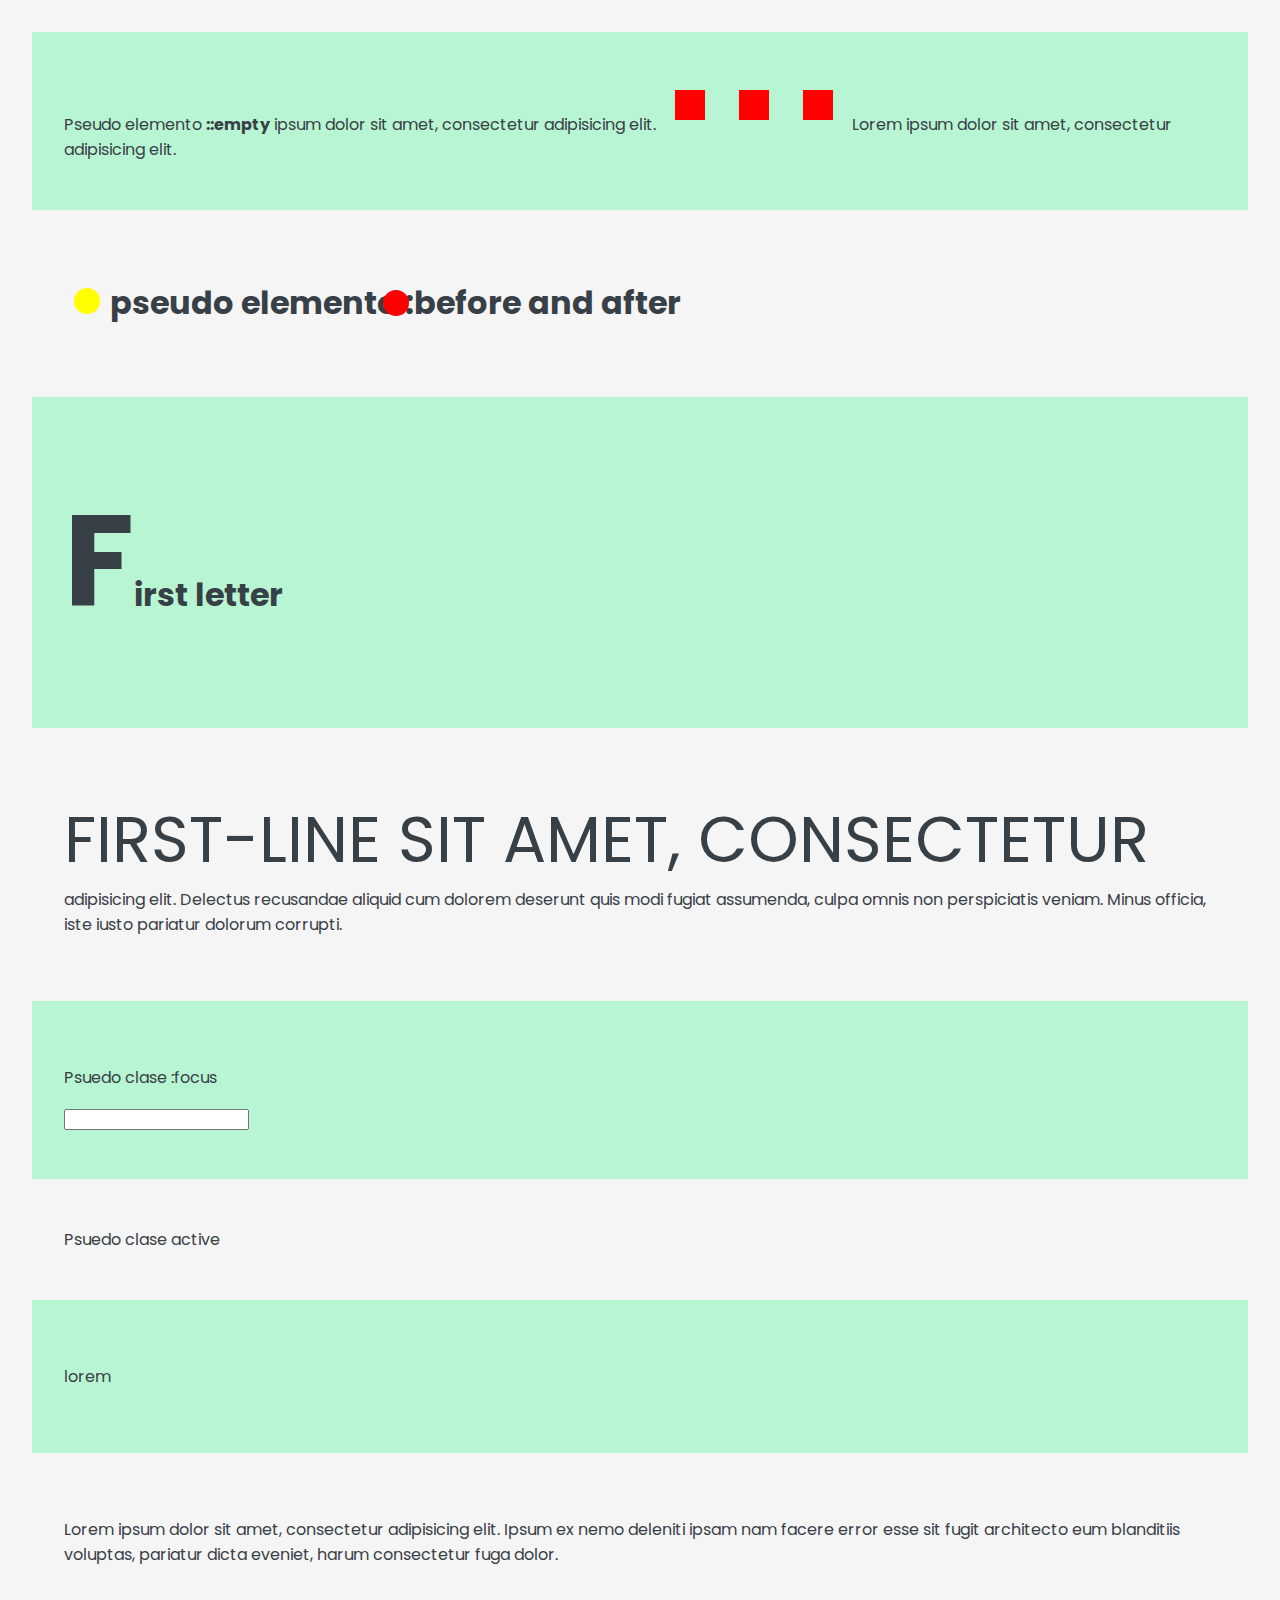
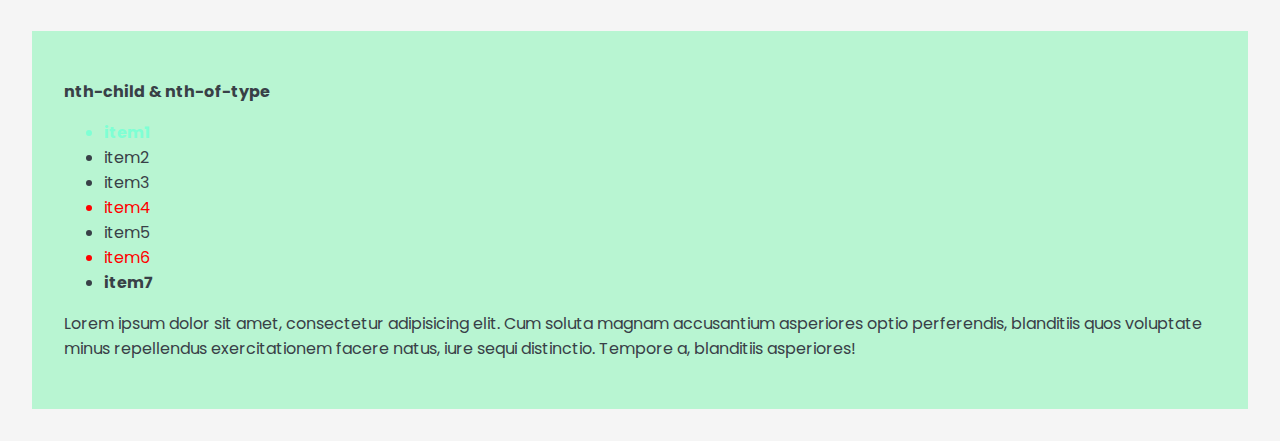
<file: clasetres.html>
<!DOCTYPE html>
<html lang="en">
<head>
	<meta charset="UTF-8">
	<title>Psuedo Selectores y pseudo clases</title>
</head>
<body>

<div class="empty group">
	Pseudo elemento <strong>::empty</strong> ipsum dolor sit amet, consectetur adipisicing elit.
	<p class="vacio"></p>
	<span ></span>
	<p class="vacio"></p>
	<span>Lorem ipsum dolor sit amet, consectetur adipisicing elit. </span>
</div>

<div class="before after group">
	<h1>pseudo elemento :before and  after</h1>
</div>
<div class="first-letter group">
	<h1>first  letter</h1>
</div>
<div class="first-line group">
	<p>first-line sit amet, consectetur adipisicing elit. Delectus recusandae aliquid cum dolorem deserunt quis modi fugiat assumenda, culpa omnis non perspiciatis veniam. Minus officia, iste iusto pariatur dolorum corrupti.</p>
</div>
<div class="focus group">
	<p>Psuedo clase :focus </p>
	<input type="text">
</div>
<div class="active group">
	<a>Psuedo clase active</a>
</div>
<div class="hover group">
	<p>lorem</p>
</div>

<div class="selection group">
	<p>Lorem ipsum dolor sit amet, consectetur adipisicing elit. Ipsum ex nemo deleniti ipsam nam facere error esse sit fugit architecto eum blanditiis voluptas, pariatur dicta eveniet, harum consectetur fuga dolor.</p>
</div>
<div class="nth group">
	<strong>nth-child & nth-of-type</strong>
	<ul>
		<li>item1</li>
		<li>item2</li>
		<li>item3</li>
		<li>item4</li>
		<li>item5</li>
		<li>item6</li>
		<li>item7</li>
	</ul>
	Lorem ipsum dolor sit amet, consectetur adipisicing elit. Cum soluta magnam accusantium asperiores optio perferendis, blanditiis quos voluptate minus repellendus exercitationem facere natus, iure sequi distinctio. Tempore a, blanditiis asperiores!
</div>


<link href="https://fonts.googleapis.com/css?family=Poppins:400,500" rel="stylesheet">
<link rel="stylesheet" href="assets/css/clasetres.css">	
</body>
</html>
</file>
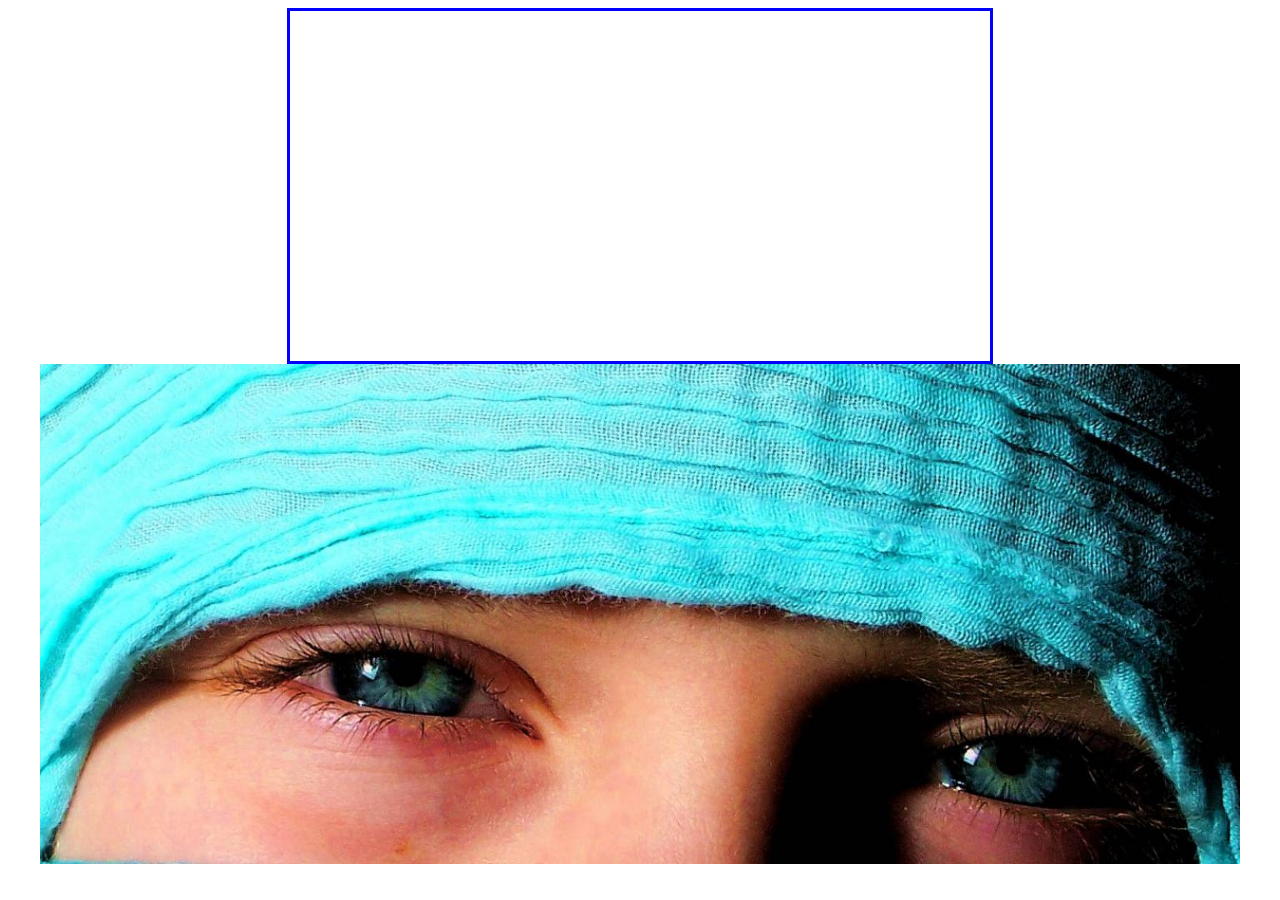
<file: slidercss.html>
<!DOCTYPE html>
<html lang="en">
<head>
	<meta charset="UTF-8">
	<title>Slider con solo css</title>
</head>
<body>
	<div class="banner"></div>


	<div class="slider">
		<ul>
			<li><img src="assets/img/slides/slide1.jpeg" alt=""></li>
			<li><img src="assets/img/slides/slide2.jpeg" alt=""></li>
			<li><img src="assets/img/slides/slide3.jpeg" alt=""></li>
			<li><img src="assets/img/slides/slide4.jpeg" alt=""></li>
		</ul>
	</div>

	<link rel="stylesheet" href="assets/css/slider.css">
</body>
</html>
</file>
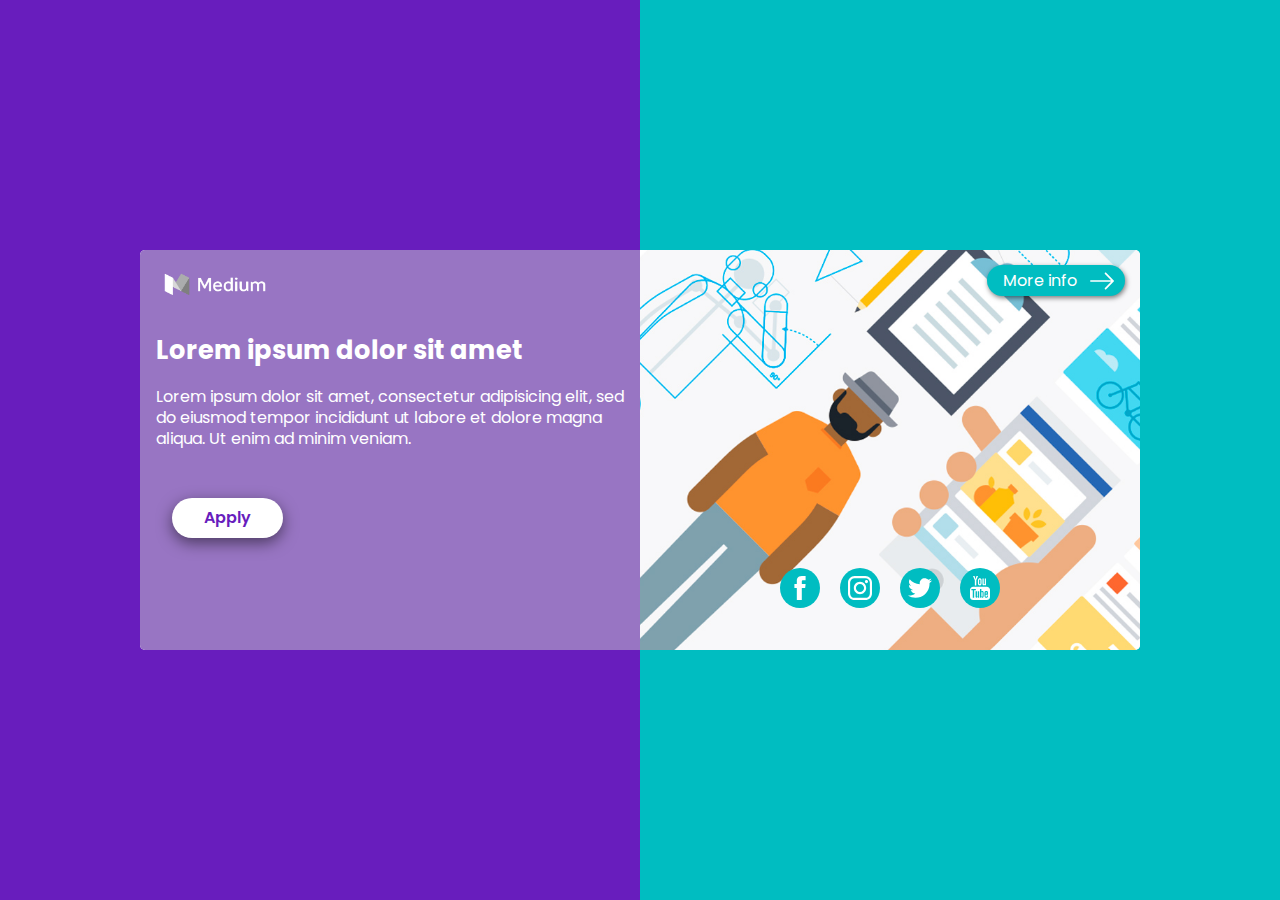
<file: tareas/retouno.html>
<!DOCTYPE html>
<html lang="en">
<head>
	<meta charset="UTF-8">
	<meta name="viewport" content="width=device-width, initial-scale=1">
	<title>Reto 1 clase 2</title>
</head>
<body>

	<div class="back__left"></div>
	<section class="wrapper">
		<img src="assets/img/logo-medium.png" alt="" class="logo__top">
		<!-- paneles de fondo -->
		<div class="info__left">
			<h1>Lorem ipsum dolor sit amet</h1>
			<p>Lorem ipsum dolor sit amet, consectetur adipisicing elit, sed do eiusmod tempor incididunt ut labore et dolore magna aliqua. Ut enim ad minim veniam.</p>
			<a href="" class="btn__apply">Apply</a>
			<a href="" class="btn__more-info">More info </a>
		</div>
		<div class="info__right">
			<div class="btn__social">
				<a href="" class="item fb"></a>
				<a href="" class="item inst"></a>
				<a href="" class="item twit"></a>
				<a href="" class="item you"></a>
			</div>
		</div>
	</section>
<link href="https://fonts.googleapis.com/css?family=Poppins:400,500,700" rel="stylesheet">
<link rel="stylesheet" href="assets/css/estilos.css">
	
</body>
</html>
</file>
<file: clase1/assets/css/estilos.css>
html{
	font-family: 'Roboto', sans-serif;
	-webkit-font-smoothing: antialiased;
	-moz-osx-font-smoothing: grayscale;
}

.punto{

	width: 100px;
	height: 100px;

	border-radius: 50px;

	position: fixed;

	left: 30px;
	bottom: 30px;
	right: 0;
	top: 0;
	margin: auto;
	background-image: url('http://www.encuentos.com/wp-content/uploads/2016/10/la-rana.gif');
	background-size: cover;
	background-position: center center;
	background-repeat: no-repeat;
}


.header {
	position: fixed;
	top: 0;
	left: 0;
	right: 0;
	background-color: rgba(0, 0, 0, 0.6);
	padding: 15px 30px;
	text-align: right;
}
.header .logo {
	width: 100px;
	display: inline-block;
	float: left;
}
.header .menu{
	display: inline-block;
	vertical-align: middle;
	line-height: 70px;
}
.header .menu li {
 	display: inline-block;
 	color: #fff;
 	font-size: 30px;
 	font-weight: 300;
	margin-left: 15px;
	cursor: pointer;
	-webkit-transition: all linear 5s;
	-o-transition: all linear 5s;
	transition: all linear 5s;
}
.header .menu li:hover{
	color: red;
}

/* contenido */

.contenido {
	max-width: 1024px;
	width: 100%;
	display: block;
	margin: 105px auto 0;
}
.contenido p{
	font-weight: 300;
	text-indent: 10px;
}

.toggle-menu{
	display: none;
	width: 40px;
	height: 40px;

	line-height: 70px;
	vertical-align: middle;

	background-image: url('../img/icon-menu.svg');
	background-color: red;
	-webkit-background-size: 30px;
	background-size: 30px;
	background-repeat: no-repeat;
	background-position: center center;
}


@media screen and (max-width: 767px){
	.header{
		line-height: 70px;
	}
	.header .menu{
		display: none;
	}
	.header .menu li{
		color:  pink;
	}

	.toggle-menu{
		display: inline-block;
	}
}
</file>
<file: assets/css/animaciones.css>
/* clase 8: Animaciones */

/* transformaciones 
translate
scale
rotate
skew
perspective (3D)

30px = 100%
?    = 120%

*/



.caja {
	width: 200px;
	height: 200px;
	border-radius: 50%;
	position: fixed;
	left: 0;
	top: 0;
	display: inline-block;
	background-color: red;
	animation-name: circulo;
	animation-duration: 20s;
	animation-iteration-count: infinite;
	animation-direction: normal;
    animation-timing-function: ease-in;
}

@keyframes circulo{
	0%{left: 0;top:0;}
	15%{left: 0;top:0;}

	16%{background-color: brown}
	18%{background-color: silver}
	20%{background-color: green}

	21.25%{left: auto;right: 0;background-color: pink;}
	36.25%{left: auto;right: 0;background-color: pink;}

	42.5%{bottom: 0;top:auto;background-color: yellow;}
	57.5%{bottom: 0;top:auto;background-color: yellow;}

	63.75%{left: 0;right: auto; background-color: green;}
	78.75%{left: 0;right: auto; background-color: green;}

	85% {
		right: 0;
		left: 0;
		bottom: 0;
		top: 0;
		margin: auto;
		background-color: lightblue;
	}
	100%{
		right: 0;
		left: 0;
		bottom: 0;
		top: 0;
		margin: auto;
		background-color: lightblue;
	}
}

.wrapper {
	display: inline-block;
	width: auto;
	height: 40px;
	background: red;
	overflow: hidden;
	color: #fff;
	margin-top: 100px;
}
.wrapper span,
.wrapper ul{
	display: inline-block;
}
.wrapper span{
	line-height: 40px;
	padding-left: 1rem;
	vertical-align: top;
	margin-right: 1rem;
}
.wrapper ul{
	list-style-type: none;
	padding-left: 0;
	margin: 0;
	/* animation: slide 10s infinite alternate-reverse; */
	animation-name: slide;
	animation-duration: 10s;
	animation-iteration-count: 2;
	animation-direction: reverse;
	/* alternate--> */
}
.wrapper ul li{
	line-height: 40px;
}


@keyframes slide{
	/* from{} = 0%{} */
	/* to{} = 100%{} */
	0%{margin-top: 0;}
	10%{margin-top: 0;}

	15%{margin-top: -40px}
	25%{margin-top: -40px}

	30%{margin-top: -80px}
	40%{margin-top: -80px}

	45%{margin-top: -120px}
	55%{margin-top: -120px}

	60%{margin-top: -160px}
	70%{margin-top: -160px}

	75%{margin-top: -200px}
	85%{margin-top: -200px}
		
	90%{margin-top: -240px}
	100%{margin-top: -240px}
}
</file>
<file: assets/css/clasecinco.css>
body {
    margin: 0;
    padding: 0;
    font-family: 'Poppins', sans-serif;
    color: #585858;
}
* {
    -webkit-box-sizing: border-box;
    -moz-box-sizing: border-box;
    box-sizing: border-box;
}
a {
    text-decoration: none;
}
.header {
    position: fixed;
    top: 0;
    left: 0;
    width: 100%;
    min-height: 80px;
    z-index: 5;
    font-size: 0;
    background-color: #fff;
}
.header__left, .header__right {
    width: 50%;
    font-size: 16px;
    display: inline-block;
    vertical-align: top;
    line-height: 80px;
    min-height: 80px;
}
.header__left {
    padding-left: 2rem;
}
.header__item {
    position: relative;
    width: 33.3333333333%;
    height: 80px;
    float: left;

    text-align: center;
    background-color: #f9f9f9;
}
.header__item:nth-child(2){
    background-color: #f4f4f4;
}
.header__item:nth-child(3) {
    background-color: #ededed;
}
.icon__moneda {
    color: #585858;
    font-size: 1rem;
    font-weight: 500;
    display: inline-block;
    vertical-align: middle;
}
/* contenido */ .content {
    width: 100%;
    display: inline-block;
    margin-top: 80px;
    float: left;
}
.content img {
    max-width: 100%;
    float: left;
    width: 100%;
}
.item__full, .item__left, .item__right {
    display: inline-block;
    width: 50%;
    float: left;
    position: relative;
    -webkit-transition: all linear 0.25s;
    -o-transition: all linear 0.25s;
    transition: all linear 0.25s;
}
.item__full {
    width: 100%;
}
.content .green {
    background-color: #38b58b;
}
.content .green:hover {
    background-color: #299b75;
}
.content .lime {
    background-color: #aee0c5;
}
.content .lime:hover {
    background-color: #9cc9b1;
}
.content .blue {
    background-color: #cbeaeb;
}
.content .blue:hover {
    background-color: #b6d2d3;
}
.item__link {
    position: absolute;
    left: 2rem;
    bottom: 1.5rem;
    color: #fff;
    font-size: 1.3rem;
    line-height: 1.3;
    font-weight: normal;
}
.item__full:hover .item__link span, .item__left:hover .item__link span, .item__right:hover .item__link span {
    width: 40px;
}
.item__frase span {
    width: 40px;
    -webkit-background-size: 30px;
    background-size: 30px;
    -webkit-transition: all linear 0.2s;
    -o-transition: all linear 0.2s;
    transition: all linear 0.2s;
}
.item__frase:hover span {
    -webkit-background-size: 100%;
    background-size: 100%;
}
.arrow__right {
    display: inline-block;
    width: 30px;
    height: 24px;
    background-image: url('../img/arrow-right.svg');
    background-repeat: no-repeat;
    background-position: left center;
    -webkit-background-size: 100%;
    background-size: 100%;
    vertical-align: middle;
    -webkit-transition: all linear 0.25s;
    -o-transition: all linear 0.25s;
    transition: all linear 0.25s;
}
.arrow__right.black {
    background-image: url('../img/arrow-right-black.svg');
}
.item__frase {
    padding: 40px;
    display: inline-block;
    width: 100%;
    float: left;
    text-align: center;
}
.item__frase h1 {
    font-size: 2rem;
    color: #585858;
    font-weight: normal;
}
.footer {
    min-height: 2rem;
    position: relative;
    background: #f9f9f9;
    padding-top: 2rem;
    padding-bottom: 2rem;
    float: left;
    width: 100%;
}
.footer__left, .footer__right {
    position: relative;
    display: inline-block;
    float: left;
    width: 50%;
}
.footer__left {
    padding-left: 2rem;
}
.footer__link {
    font-size: 0.8rem;
    display: inline-block;
    margin-right: 0.5rem;
    color: #585858;
}
.footer__right {
    padding-right: 2rem;
    text-align: right;
}
.footer__right strong {
    font-size: 0.8em;
    font-weight: normal;
}
.footer__center {
    position: absolute;
    display: block;
    width: 66px;
    height: 100%;
    left: 50%;
    bottom: 0;
    top: 0;
    margin-left: -33px;
    background: #f4f4f4;
}
.footer__center span {
    position: absolute;
    top: 0;
    left: 0;
    right: 0;
    bottom: 0;
    margin: auto;
}
/* iconos */ 
.arrow__up {
    display: inline-block;
    width: 20px;
    height: 30px;
    line-height: 1;
    background-repeat: no-repeat;
    background-position: center center;
    background-size: 100%;
    opacity: 1;
    margin: 4px;
    vertical-align: middle;
    background-image: url('../img/arrow-up.svg');
    -webkit-background-size: 15px;
    background-size: 15px;
    background-position: center center;
}
.arrow__down {
    display: inline-block;
    width: 8px;
    height: 8px;
    line-height: 1;
    background-repeat: no-repeat;
    opacity: 1;
    margin: 0 4px;
    vertical-align: middle;
    background-image: url('../img/arrow-down.svg');
    -webkit-background-size: 100%;
    background-size: 100%;
    background-position: center center;
}
.icon_card {
    display: inline-block;
    width: 30px;
    height: 20px;
    line-height: 1;
    background-repeat: no-repeat;
    background-position: center center;
    background-size: 100%;
    opacity: 1;
    margin: 4px;
    vertical-align: middle;
}
.icon_card.dk {
    background-image: url('../img/paymenticon5.png');
}
.icon_card.visa {
    background-image: url('../img/paymenticon1.png');
}
.icon_card.visa2 {
    background-image: url('../img/paymenticon7.png');
}
.icon_card.mcd {
    background-image: url('../img/paymenticon6.png');
}
.icon_card.amex {
    background-image: url('../img/paymenticon2.png');
}
.item__video{
    width: 100%;
    background-color: silver;
    padding: 1rem;
    display: inline-block;
    float: left;
}
.video__contianer{
    width: 50%;
    height: 0;
    padding-bottom: 28.125%; /*16:9*/
    position: relative;
    margin: auto;
}
.video__contianer iframe,
.video__contianer object,
.video__contianer embed{
    position: absolute;
    width: 100%;
    height: 100%;
    left: 0;
    top: 0;
}
@media screen and (max-width: 1023px) {
    .footer {
    position: relative;
    padding-bottom: 60px;
}
.footer__center {
    top: auto;
    height: 60px;
    bottom: 0;
    margin-top: 0;
    margin-bottom: 0;
}
.footer__left, .footer__right {
    width: 100%;
    padding: 0.8em 1em;
    text-align: center;
}
.footer__right strong {
    display: block;
    padding: 0.5em 0;
}
}
@media screen and (max-width: 767px) {
    .header {
        position: static;
        text-align: center;
    }
    .content {
        margin-top: 0;
    }
    .item__left, .item__right {
        width: 100%;
    }
    .item__frase h1 {
        font-size: 1.2rem;
    }
    .header__left, .header__right {
        width: 100%;
    }
    .footer__link {
        font-size: 1em;
        display: block;
        padding-bottom: 0.5em;
    }
    .item__link {
        font-size: 1.1rem;
    }
    .item__video{
        padding-left: 1rem;
        padding-right: 1rem;
    }
    .video__contianer{
        width: 100%;
        padding-bottom: 56.25%;
    }
}
</file>
<file: assets/css/claseseis.css>
body {margin: 0; padding: 0; font-family: 'Poppins', sans-serif; color: #585858; } * {-webkit-box-sizing: border-box; -moz-box-sizing: border-box; box-sizing: border-box; } a {text-decoration: none; } .header {position: fixed; top: 0; left: 0; width: 100%; min-height: 80px; z-index: 5; font-size: 0; background-color: #fff; } .header__left, .header__right {width: 50%; display: inline-block; vertical-align: top; line-height: 80px; min-height: 80px; } .header__left {padding-left: 2rem; } .header__item {position: relative; width: 33.3333333333%; height: 80px; float: left; text-align: center; background-color: #f9f9f9; } .header__item:nth-child(2) {background-color: #f4f4f4; } .header__item:nth-child(3) {background-color: #ededed; } .icon__moneda {color: #585858; font-size: 1rem; font-weight: 500; display: inline-block; vertical-align: middle; } /* contenido */ .content {width: 100%; display: inline-block; margin-top: 80px; font-size: 0; } .content img {max-width: 100%; float: left; width: 100%; } .item__full, .item__left, .item__right {display: inline-block; width: 50%; font-size: 16px; position: relative; -webkit-transition: all linear 0.25s; -o-transition: all linear 0.25s; transition: all linear 0.25s; } .item__full {width: 100%; display: block; font-size: 0; } .content .green {background-color: #38b58b; } .content .green:hover {background-color: #299b75; } .content .lime {background-color: #aee0c5; } .content .lime:hover {background-color: #9cc9b1; } .content .blue {background-color: #cbeaeb; } .content .blue:hover {background-color: #b6d2d3; } .item__link {position: absolute; left: 2rem; bottom: 1.5rem; color: #fff; font-size: 1.3rem; line-height: 1.3; font-weight: normal; } .item__full:hover .item__link span, .item__left:hover .item__link span, .item__right:hover .item__link span {width: 40px; } .item__frase span {width: 40px; -webkit-background-size: 30px; background-size: 30px; -webkit-transition: all linear 0.2s; -o-transition: all linear 0.2s; transition: all linear 0.2s; } .item__frase:hover span {width: 40px; -webkit-background-size: 100%; background-size: 100%; } .arrow__right {display: inline-block; width: 30px; height: 24px; background-image: url('../img/arrow-right.svg'); background-repeat: no-repeat; background-position: left center; -webkit-background-size: 100%; background-size: 100%; vertical-align: middle; -webkit-transition: all linear 0.25s; -o-transition: all linear 0.25s; transition: all linear 0.25s; } .arrow__right.black {background-image: url('../img/arrow-right-black.svg'); } .item__frase {padding: 40px; display: inline-block; width: 100%; text-align: center; } .item__frase h1 {font-size: 2rem; color: #585858; font-weight: normal; } .footer {min-height: 2rem; position: relative; background: #f9f9f9; padding-top: 2rem; padding-bottom: 2rem; display: block; width: 100%; overflow: hidden; } .footer__left, .footer__right {position: relative; display: inline-block; float: left; width: 50%; } .footer__left {padding-left: 2rem; } .footer__link {font-size: 0.8rem; display: inline-block; margin-right: 0.5rem; color: #585858; } .footer__right {padding-right: 2rem; text-align: right; } .footer__right strong {font-size: 0.8em; font-weight: normal; } .footer__center {position: absolute; display: block; width: 66px; height: 100%; left: 50%; bottom: 0; top: 0; margin-left: -33px; background: #f4f4f4; } .footer__center span {position: absolute; top: 0; left: 0; right: 0; bottom: 0; margin: auto; } /* iconos */ .arrow__up {display: inline-block; width: 20px; height: 30px; line-height: 1; background-repeat: no-repeat; background-position: center center; background-size: 100%; opacity: 1; margin: 4px; vertical-align: middle; background-image: url('../img/arrow-up.svg'); -webkit-background-size: 15px; background-size: 15px; background-position: center center; } .arrow__down {display: inline-block; width: 8px; height: 8px; line-height: 1; background-repeat: no-repeat; opacity: 1; margin: 0 4px; vertical-align: middle; background-image: url('../img/arrow-down.svg'); -webkit-background-size: 100%; background-size: 100%; background-position: center center; } .icon_card {display: inline-block; width: 30px; height: 20px; line-height: 1; background-repeat: no-repeat; background-position: center center; background-size: 100%; opacity: 1; margin: 4px; vertical-align: middle; } .icon_card.dk {background-image: url('../img/paymenticon5.png'); } .icon_card.visa {background-image: url('../img/paymenticon1.png'); } .icon_card.visa2 {background-image: url('../img/paymenticon7.png'); } .icon_card.mcd {background-image: url('../img/paymenticon6.png'); } .icon_card.amex {background-image: url('../img/paymenticon2.png'); } @media screen and (max-width: 1023px) {.footer {position: relative; padding-bottom: 60px; } .footer__center {top: auto; height: 60px; bottom: 0; margin-top: 0; margin-bottom: 0; } .footer__left, .footer__right {width: 100%; padding: 0.8em 1em; text-align: center; } .footer__right strong {display: block; padding: 0.5em 0; } } @media screen and (max-width: 767px) {.header {position: static; text-align: center; } .content {margin-top: 0; } .item__left, .item__right {width: 100%; } .item__frase h1 {font-size: 1.2rem; } .header__left, .header__right {width: 100%; } .footer__link {font-size: 1em; display: block; padding-bottom: 0.5em; } .item__link {font-size: 1.1rem; } }
</file>
<file: assets/css/clasecuatrodos.css>
/* colores 
    --alice-blue: #f4f7fb;
    --medium-aquamarine: #54cbb1;
    --zircon: #dbe5e4;
    --keppel: #5aa293;
    --morning-glory: #9adcda;
    --link-water: #c9d0d6;
*/


html{
	font-size: 16px;
}

body{
	background-color: #54cbb1 !important;
	margin: 0;
	padding-top: 6em;
	padding-bottom: 6rem;
	font-family: 'Poppins', sans-serif;
}
*{
	-webkit-box-sizing: border-box;
	-moz-box-sizing: border-box;
	box-sizing: border-box;
}

.contenedor{
	max-width: 1280px;
	background-color: #dbe5e4;
	display: block;
	margin: auto;
	text-align: center;
	padding: 3rem 2rem;
}
.ctn__titulo, .ctn__subtitulo {
	max-width: 50%;
	display: block;
	margin:  auto;
}
.wrap__item{
	width: 100%;
	display: block;
	overflow: auto;
}
.wrap__item .left,
.wrap__item .right{
	width: 49%;
	display: inline-block;
	float: left;
}
.item__left{
	text-align: left;
}
.item__left:first-child{
	margin-bottom: 5rem;
}
.item__left p{
	font-size: 0.8em;
	color: gray;
}
.icon__check{
	/* El span un elemento de linea por default*/
	width: 30px;
	height: 30px;
	display: inline-block;
	background-image: url('../img/success.png');
	background-repeat: no-repeat;
	-webkit-background-size: cover;
	background-size: cover;
	background-position: center;
	vertical-align: middle;
}

.list__items{
	display: inline-block;
	width: 100%;
}
.list__items .item{
	width: 30%;
	display: inline-block;
	margin: 1rem 1.666666667%;
}

@media screen and (max-width: 1400px){
	.contenedor{
		max-width: 85%;
	}

}
</file>
<file: assets/css/claseretoseis.css>
/* icomoon fonts */
@font-face {
  font-family: 'icomoon';
  src:  url('../fonts/icomoon/icomoon.eot');
  src:  url('../fonts/icomoon/icomoon.eot#iefix') format('embedded-opentype'),
    url('../fonts/icomoon/icomoon.ttf') format('truetype'),
    url('../fonts/icomoon/icomoon.woff') format('woff'),
    url('../fonts/icomoon/icomoon.svg#icomoon') format('svg');
  font-weight: normal;
  font-style: normal;
}

[class^="icon-"], [class*=" icon-"] {
  /* use !important to prevent issues with browser extensions that change fonts */
  font-family: 'icomoon' !important;
  speak: none;
  font-style: normal;
  font-weight: normal;
  font-variant: normal;
  text-transform: none;
  line-height: 1;

  /* Better Font Rendering =========== */
  -webkit-font-smoothing: antialiased;
  -moz-osx-font-smoothing: grayscale;
}
.icon-cross:before {
  content: "\e909";
}
.icon-keyboard_arrow_up:before {
  content: "\e908";
}
.icon-insert_comment:before {
  content: "\e900";
}
.icon-eye:before {
  content: "\e901";
}
.icon-mail-forward:before {
  content: "\e902";
}
.icon-share:before {
  content: "\e902";
}
.icon-play:before {
  content: "\e903";
}
.icon-player:before {
  content: "\e903";
}
.icon-youtube:before {
  content: "\e904";
}
.icon-brand:before {
  content: "\e904";
}
.icon-social:before {
  content: "\e904";
}
.icon-facebook:before {
  content: "\e905";
}
.icon-brand2:before {
  content: "\e905";
}
.icon-social2:before {
  content: "\e905";
}
.icon-instagram:before {
  content: "\e906";
}
.icon-brand3:before {
  content: "\e906";
}
.icon-social3:before {
  content: "\e906";
}
.icon-twitter:before {
  content: "\e907";
}
.icon-brand4:before {
  content: "\e907";
}
.icon-tweet:before {
  content: "\e907";
}
.icon-social4:before {
  content: "\e907";
}



body{
	margin: 0;
	font-family: 'Jacques Francois', serif;
	-webkit-font-smoothing: antialiased;
	-moz-osx-font-smoothing: grayscale;
}
*{
	-webkit-box-sizing: border-box;
	-moz-box-sizing: border-box;
	box-sizing: border-box;
}
a{
	text-decoration: none;
}
.header{
	position: fixed;
	top: 0;
	left: 0;
	right: 0;
	z-index: 20;
	padding: 0.5rem 2rem;
	display: inline-block;
	background-color: #fff;
}
.header.full{
	bottom: 0;
	overflow-y:  auto;
}
.header__logo{
	display: inline-block;
	max-width: 140px;
}
.header__right{
	display: inline-block;
	float: right;
}

/* menu toggle */
.toogle__menu{
	position: relative;
	display: none;
	float: right;
	width: 18px;
	height: 18px;
	line-height: 80px;
}
.menu-icon {
  margin: auto;
  position: relative;
  width: 18px;
  height: 18px;
  display: inline-block;
  margin-top: 8px;
}
.menu-icon span {
  position: relative;
  display: block;
  width: 18px;
  height: 2px;
  background-color: #000;
  -webkit-transition: -webkit-transform 0.2s cubic-bezier(0.25, 0.46, 0.45, 0.94), top 0.2s cubic-bezier(0.3, 1.4, 0.7, 1) 0.2s, bottom 0.2s cubic-bezier(0.3, 1.4, 0.7, 1) 0.2s;
  -moz-transition: -moz-transform 0.2s cubic-bezier(0.25, 0.46, 0.45, 0.94), top 0.2s cubic-bezier(0.3, 1.4, 0.7, 1) 0.2s, bottom 0.2s cubic-bezier(0.3, 1.4, 0.7, 1) 0.2s;
  transition: transform 0.2s cubic-bezier(0.25, 0.46, 0.45, 0.94), top 0.2s cubic-bezier(0.3, 1.4, 0.7, 1) 0.2s, bottom 0.2s cubic-bezier(0.3, 1.4, 0.7, 1) 0.2s;
}
.menu-icon span:first-of-type {
  top: -3px;
}
.menu-icon span:last-of-type {
  bottom: -3px;
}
.menu-icon.active span {
  -webkit-transition: -webkit-transform 0.2s cubic-bezier(0.25, 0.46, 0.45, 0.94) 0.2s, top 0.2s cubic-bezier(0.3, 1.4, 0.7, 1), bottom 0.2s cubic-bezier(0.3, 1.4, 0.7, 1);
  -moz-transition: -moz-transform 0.2s cubic-bezier(0.25, 0.46, 0.45, 0.94) 0.2s, top 0.2s cubic-bezier(0.3, 1.4, 0.7, 1), bottom 0.2s cubic-bezier(0.3, 1.4, 0.7, 1);
  transition: transform 0.2s cubic-bezier(0.25, 0.46, 0.45, 0.94) 0.2s, top 0.2s cubic-bezier(0.3, 1.4, 0.7, 1), bottom 0.2s cubic-bezier(0.3, 1.4, 0.7, 1);
}
.menu-icon.active span:first-of-type {
  -webkit-transform: rotate(45deg);
  -moz-transform: rotate(45deg);
  -ms-transform: rotate(45deg);
  -o-transform: rotate(45deg);
  transform: rotate(45deg);
  top: 1px;
}
.menu-icon.active span:last-of-type {
  -webkit-transform: rotate(-45deg);
  -moz-transform: rotate(-45deg);
  -ms-transform: rotate(-45deg);
  -o-transform: rotate(-45deg);
  transform: rotate(-45deg);
  bottom: 1px;
}

.ring {
  border: 2px solid rgba(0, 0, 0, 0.4);
  border-radius: 30px;
  height: 25px;
  width: 25px;
  opacity: 0;
  margin: auto;
  position: absolute;
  top: 36px;
  right: 0;
  left: -7px;
  bottom: 0;
  width: 30px;
  height: 30px;
}
.ring.run {
  -webkit-animation-duration: 0.8s;
  -moz-animation-duration: 0.8s;
  animation-duration: 0.8s;
  -webkit-animation-name: pulse;
  -moz-animation-name: pulse;
  animation-name: pulse;
  -webkit-animation-iteration-count: 1;
  -moz-animation-iteration-count: 1;
  animation-iteration-count: 1;
  -webkit-animation-timing-function: cubic-bezier(0.25, 0.46, 0.45, 0.94);
  -moz-animation-timing-function: cubic-bezier(0.25, 0.46, 0.45, 0.94);
  animation-timing-function: cubic-bezier(0.25, 0.46, 0.45, 0.94);
}

@-webkit-keyframes pulse {
  0% {
    -webkit-transform: scale(0.1, 0.1);
    -moz-transform: scale(0.1, 0.1);
    -ms-transform: scale(0.1, 0.1);
    -o-transform: scale(0.1, 0.1);
    transform: scale(0.1, 0.1);
    opacity: 0;
  }
  50% {
    opacity: 1;
  }
  100% {
    -webkit-transform: scale(1.5, 1.5);
    -moz-transform: scale(1.5, 1.5);
    -ms-transform: scale(1.5, 1.5);
    -o-transform: scale(1.5, 1.5);
    transform: scale(1.5, 1.5);
    opacity: 0;
  }
}
@-moz-keyframes pulse {
  0% {
    -webkit-transform: scale(0.1, 0.1);
    -moz-transform: scale(0.1, 0.1);
    -ms-transform: scale(0.1, 0.1);
    -o-transform: scale(0.1, 0.1);
    transform: scale(0.1, 0.1);
    opacity: 0;
  }
  50% {
    opacity: 1;
  }
  100% {
    -webkit-transform: scale(1.5, 1.5);
    -moz-transform: scale(1.5, 1.5);
    -ms-transform: scale(1.5, 1.5);
    -o-transform: scale(1.5, 1.5);
    transform: scale(1.5, 1.5);
    opacity: 0;
  }
}
@keyframes pulse {
  0% {
    -webkit-transform: scale(0.1, 0.1);
    -moz-transform: scale(0.1, 0.1);
    -ms-transform: scale(0.1, 0.1);
    -o-transform: scale(0.1, 0.1);
    transform: scale(0.1, 0.1);
    opacity: 0;
  }
  50% {
    opacity: 1;
  }
  100% {
    -webkit-transform: scale(1.5, 1.5);
    -moz-transform: scale(1.5, 1.5);
    -ms-transform: scale(1.5, 1.5);
    -o-transform: scale(1.5, 1.5);
    transform: scale(1.5, 1.5);
    opacity: 0;
  }
}


/* menu similar header / footer */
.similar-menu__item{
	display: inline-block;
	line-height: 70px;
}
.similar-menu__item a{
	font-size: 1rem;
	text-decoration: none;
	padding: 0 1rem;
	color: #000;
}
.similar-menu__item a:hover{
	color: #7f6ae5;
}
/* classes de botones */

.btn{
	width: auto;
	display: inline-block;
	height: 3rem;
	line-height: 3rem;
	padding: 0 1rem;
	font-size: 1.2rem;
	text-decoration: none;
	-webkit-transition: all linear 0.25s;
	-o-transition: all linear 0.25s;
	transition: all linear 0.25s;
}
.btn.hire{
	border: 1px solid #9b9b9b;
}
.btn.hire:hover{
	background-color: #7f6ae5;
	border-color: #7f6ae5;
	color: #fff;
}
.btn.rounded{
	border-radius: 2rem;
}
.btn.morado{
	background-color: #806ce9;
	border:  1px solid #806ce9;
	color: #fff;
}
.btn.morado:hover{
	background-color: #fff;
	color: #806ce9;
}

/* redes sociales */
.btn__social-icon{
	width: 2.3rem;
	height: 2.3rem;
	display: inline-block;
	vertical-align: middle;
	border-radius: 50%;
	border: 1px solid #999999;
	text-align: center;
	color: #575757;
	margin: 0 0.4rem;
	-webkit-transition: all linear 0.3s;
	-o-transition: all linear 0.3s;
	transition: all linear 0.3s;
}
.btn__social-icon:hover{
	border: 1px solid transparent;
	-webkit-box-shadow: 0 4px 5px rgba(0,0,0,0.3);
	box-shadow: 0 4px 5px rgba(0,0,0,0.3);
}
.btn__social-icon span{
	display: inline-block;
	vertical-align: middle;
	line-height: 2.3rem;
	color: #999999;
	-webkit-transition: all linear 0.3s;
	-o-transition: all linear 0.3s;
	transition: all linear 0.3s;
}
.btn__tw:hover span,
.btn__inst:hover span,
.btn__fb:hover span,
.btn__you:hover span{
	color: #fff;
}
.btn__tw:hover{
	background-color: #00aced;
}
.btn__inst:hover{
	background-color: #8a3ab9;
}
.btn__fb:hover{
	background-color: #3b5998;
}
.btn__you:hover{
	background-color: #d71e17;
}

.inner__control{
	display: block;
	overflow: hidden;
	margin: 0 auto;
	max-width: 1024px;
}
.inner__control.large{
	max-width: 100%;
}
/* titulos */
.title__seccion{	
	font-size: 2rem;
}

.subtitle__seccion{	
	font-size: 1.3rem;
	text-align: center;
	display: block;
	text-transform: capitalize;
	margin-bottom: 2rem;
	padding-bottom: 1rem;
	position: relative;
	font-weight: normal;
}
.subtitle__seccion:after{
	content: "";
	position: absolute;
	width: 2rem;
	bottom: 0;
	left: 0;
	right: 0;
	margin: auto;
	border-bottom: 1px solid #000;
}
/* contenido layout */
.content{
	padding-top: 120px;
	display: inline-block;
	width: 100%;
}
.row-content__item{
	background-color: #fff;
	padding: 3rem 2rem;
}
.row-content__item.gray{
	background-color: #f6f6f6;
}
.present__top{
	display: inline-block;
	width: 100%;
	padding: 2rem 0 5rem;
}
.present__top .left,
.present__top .right{
	display: inline-block;
	width: 50%;
	float: left;
}
.present__top .left{
	padding-right: 3rem;
}
.present__top .right{
	padding: 0 3rem;
	text-align: center;
}
.title_p{
	font-size: 1.4rem;
	line-height: 2rem;
	margin: 0;
	color: #575757;
}
.present__top .left .btn{
	margin-top: 3rem;
	margin-bottom: 3rem;
}


.wrap__img-video{
	display: inline-block;
	position: relative;
	-webkit-box-shadow: 0 30px 100px rgba(0,0,0,0.3);
	box-shadow: 0 30px 100px rgba(0,0,0,0.3);
	-webkit-transition: all linear 0.25s;
	-o-transition: all linear 0.25s;
	transition: all linear 0.25s;
}
.wrap__img-video:hover{
	-webkit-box-shadow: 0 40px 120px rgba(0,0,0,0.60);
	box-shadow: 0 40px 120px rgba(0,0,0,0.60);
}
.wrap__img-video img{
	max-width: 300px;
	border: 1.2rem solid #fff;
}
.wrap__img-video a{
	position: absolute;
	top: 0;
	bottom: 0;
	left: 0;
	right: 0;
	margin: auto;
	display: inline-block;
	width: 50px;
	height: 50px;
	border-radius: 50%;
	background-color: #fff;
	border:2px solid #fff;
	color: #000;
	text-decoration: none;
	text-align: center;
	-webkit-transition: all linear 0.25s;
	-o-transition: all linear 0.25s;
	transition: all linear 0.25s;
}
.wrap__img-video a:hover{
	border:2px solid #d81a53;
	-webkit-box-shadow: 0 4px 30px rgba(255,148,180,0.9);
	box-shadow: 0 4px 30px rgba(255,148,180,0.9);
}
.wrap__img-video a span{
	line-height: 50px;
	height: 50px;
	width: 50px;
	font-size: 1rem;
}
.wrap__img-video a:hover span{
	color: #d81a53;
}

/* lista de items */
.grid__items{
	font-size: 0;
	padding: 1rem 0;
}
.grid__items .item{
	font-size: 16px;
	position: relative;
	display: inline-block;
	width: 30%;
	background-color: #fff;
	text-align: center;
	padding-bottom: 60px;
	border-radius: 3px;
	overflow: hidden;
	-webkit-transition: all ease-in 0.3s;
	-o-transition: all ease-in 0.3s;
	transition: all ease-in 0.3s;
}
.grid__items .item:hover{
	-webkit-box-shadow: 0 3px 5px rgba(0,0,0,.3);
	box-shadow: 0 3px 5px rgba(0,0,0,.3);
}
.grid__items .item:nth-child(2){
	margin-left: 5%;
	margin-right: 5%;
}
.grid__items .cat__item{
	position: absolute;
	right: 1rem;
	top: 0.8rem;
	border-radius: 1.5rem;
	line-height: 2rem;
	padding: 0 1rem;
	color: #fff;
	background-color: #000;
}
.grid__items .wrap__img{
	display: inline-block;
	width: 100%;
	height: 220px;
	background-repeat: no-repeat;
	background-position: center center;
	-webkit-background-size: cover;
	background-size: cover;
}
.grid__items .title__item{
	padding: 0.5rem 1rem;
	color: #575757;
	margin-bottom: 0;
}
.grid__items .date__item{
	color: #9b9b9b;
}
.grid__items .row__options{
	display: inline-block;
	width: 100%;
	position: absolute;
	height: 50px;
	line-height: 50px;
	bottom: 0;
	left: 0;
	right: 0;
	text-align: center;
}
.grid__items .row__options .link{
	display: inline-block;
	width: 33.33333333%;
	float: left;
	color: #9b9b9b;
	font-family: sans-serif;
	font-size: 0.7rem;
	height: 50px;
}
.grid__items .row__options .link span{
	color: #dedede;
	font-size: 1.2rem;
	display: inline-block;
	vertical-align: middle;
}
.grid__items .row__options .btn{
	display: inline-block;
	line-height: 1.7rem;
	height: 1.7rem;
	font-size: 0.8rem;
}

/* row foto */
.row__foto{
	display: inline-block;
	width: 100%;
}
.row__foto .left,
.row__foto .right{
	display: inline-block;
    width: 50%;
    float: left;
}
.row__foto .left {
	text-align: right;
	padding-right: 5rem;
	padding-bottom: 4rem;
}
.row__foto .left img{
	max-width: 300px;
	display: inline-block;
	background-color: #fff;
	padding: 1.5rem;
	-webkit-transform: rotate(-15deg);
	-ms-transform: rotate(-15deg);
	-o-transform: rotate(-15deg);
	transform: rotate(-15deg);
	position: relative;
	-webkit-box-shadow: 0 10px 20px rgba(0,0,0,0.3);
	box-shadow: 0 10px 20px rgba(0,0,0,0.3);

}	

.row__foto .left img{
	max-width: 400px;
	width: 100%;
}
.row__foto .right{
	padding-left: 3rem;
}
.row__foto .right .btn{
	margin-top: 2rem;
}


.list__featured{
	display: inline-block;
	width: 100%;
	text-align: center;
}
.list__featured a{
	display: inline-block;
	margin:  1.5rem 2.5rem;
}
.list__featured img{
	max-height: 25px;
}



/* items slider */
.ctn__slider{
	padding-left: 5rem;
	padding-right: 5rem;
}
.list__slides{
	width: 100%;
	display: inline-block;
	text-align: center;
}
.item__slide{
	display: inline-block;
	max-width: 340px;
	border-radius: 2px;
	background-color: #fff;
	padding:0 1rem;
	text-align: center;
	position: relative;
	padding-bottom: 3px;
	-webkit-transition: all linear 0.25s;
	-o-transition: all linear 0.25s;
	transition: all linear 0.25s;
}
.item__slide:after{
	-webkit-transition: all linear 0.25s;
	-o-transition: all linear 0.25s;
	transition: all linear 0.25s;
}
.item__slide:hover{
	-webkit-box-shadow: 0 4px 30px rgba(127,106,229,0.4);
	box-shadow: 0 4px 30px rgba(127,106,229,0.4);
}
.item__slide:hover:after{
	content: "";
	position: absolute;
	bottom: 0;
	left: 0;
	right: 0;
	height: 3px;
	background: #836ce8; /* Old browsers */
	background: -moz-linear-gradient(left, #836ce8 0%, #f66ad4 100%); /* FF3.6-15 */
	background: -webkit-linear-gradient(left, #836ce8 0%,#f66ad4 100%); /* Chrome10-25,Safari5.1-6 */
	background: linear-gradient(to right, #836ce8 0%,#f66ad4 100%); /* W3C, IE10+, FF16+, Chrome26+, Opera12+, Safari7+ */
	filter: progid:DXImageTransform.Microsoft.gradient( startColorstr='#836ce8', endColorstr='#f66ad4',GradientType=1 ); /* IE6-9 */
}
.item__slide > img{
	display: block;
	width: 80px;
	margin: 1rem auto;
	border-radius: 50%;
}
.item__slide .name__test,
.item__slide .puesto,
.item__slide .desc{
	display: block;
	color: #575757;
	padding: 0 0.6rem;
}
.item__slide .name__test{
	font-size: 1.2rem;
	color: #666;
}
.item__slide .desc{
	display: inline-block;
	font-size: 0.9rem;
	margin: 3rem 0;
}



.ctn__news-subs{
	padding: 3rem;
	background-color: #7f6ae5;
	color: #fff;
	text-align: center;
}
.ctn__news-subs strong{
	display: inline-block;
	margin-right: 3rem;
	vertical-align: middle;
}
.ctn__news-subs .wrap__input{
	display: inline-block;
	font-size: 0;
	vertical-align: middle;
}
.ctn__news-subs .wrap__input input[type="email"],
.ctn__news-subs .wrap__input button{
	display: inline-block;
	font-size: 1rem;
	border:  none;
	line-height: 40px;
	height: 40px;
	vertical-align: middle;
	font-family: 'Jacques Francois', serif;
}
.ctn__news-subs .wrap__input input[type="email"]{
	min-width: 280px;
	padding-left: 3rem;
	background-image: url('../img/icons/email.svg');
	background-repeat: no-repeat;
	background-position: 10px center;
	-webkit-background-size: 24px;
	background-size: 24px;
	border: 2px solid #fff;
	-webkit-transition: all linear 0.25s;
	-o-transition: all linear 0.25s;
	transition: all linear 0.25s;
}
.ctn__news-subs .wrap__input input[type="email"]:focus{
	border: 2px solid #4e4e4e;
	outline: none;
}
.ctn__news-subs .wrap__input button{
	background-color: #4e4e4e;
	color: #fff;
	text-align: center;
	padding-top: 0;
	padding-bottom: 0;
}


.footer{
	padding:5rem 0 0;
}
.footer__menu{
	padding: 1.5rem 3rem;
	display: inline-block;
	width: 100%;
	text-align: center;
}
.footer__follow{
	padding: 1.5rem 3rem;
	width: 100%;
	display: inline-block;
	text-align: center;
}
.divider{
	width: 100%;
	display: inline-block;
	margin: 1rem 0;
	border-bottom: 1px solid #f5f5f6;
}
.made__width{
	display: inline-block;
	width: 100%;
	text-align: center;
	font-family: sans-serif;
	color: #4e4e4e;
}
.btn__scroll{
	position: fixed;
	bottom: 1rem;
	right: 1rem;
	border-radius: 50%;
	width: 3rem;
	height: 3rem;
	background-color: #7f6ae5;
	line-height: 3rem;
	text-align: center;
	font-size: 2rem;
	color: #fff;
	-webkit-transition: all linear 0.25s;
	-o-transition: all linear 0.25s;
	transition: all linear 0.25s;
}
.btn__scroll:hover{
	-webkit-box-shadow: 0 2px 10px rgba(0,0,0,0.7);
	box-shadow: 0 2px 10px rgba(0,0,0,0.7);
}



/* modificar slider */
.bx-wrapper .bx-viewport{
	background-color: transparent;
	border: none;
	-webkit-box-shadow: none;
	box-shadow: none;
}
.bx-wrapper .bx-controls-direction a{
	z-index: 9;
}
.bx-wrapper .bx-prev,
.bx-wrapper .bx-next{
	background-color: #fff;
	width: 40px !important;
	height: 40px !important;
	border-radius: 50%;
	border:  1px solid #575757;
	-webkit-background-size: 15px !important;
	background-size: 15px !important;
}
.bx-wrapper .bx-prev{
	left: -60px;
	background: url('../img/slides/left-arrow.svg') no-repeat center;
}
.bx-wrapper .bx-next{
	right: -60px;
	background: url('../img/slides/right-arrow.svg') no-repeat center;
}

/* responsive video */
.ctn__video{
	position: fixed;
	left: 0;
	right: 0;
	bottom: 0;
	top: 1rem;
	z-index: 30;
	background-color: rgba(0, 0, 0, 0.9);
	padding: 3rem 6rem;
	visibility: hidden;
	opacity: 0;
	-webkit-transition: all linear 0.3s;
	-o-transition: all linear 0.3s;
	transition: all linear 0.3s;
}
.ctn__video.visible{
	visibility: visible;
	opacity: 1;
	top: 0;
}
.close__video{
	width: 3rem;
	height: 3rem;
	border-radius: 50%;
	background-color: #ffdd00;
	display: inline-block;
	position: absolute;
	right: -1.5rem;
	top: -1.5rem;
	z-index: 20;
	opacity: 0.5;
	line-height: 3rem;
	text-align: center;
	-webkit-transition: all linear 0.25s;
	-o-transition: all linear 0.25s;
	transition: all linear 0.25s;
}
.close__video span{
	font-size: 2rem;
	line-height: 3rem;
	color: #000;
}
.close__video:hover{
	opacity: 1;
}
.ctn__video:before {
    content: '';
    display: inline-block;
    height: 100%;
    vertical-align: middle;
}
.ctn__video .inner{
	position: relative;
    display: inline-block;
    vertical-align: middle;
    margin: 0 auto;
    text-align: left;
    z-index: 1045;
    cursor: auto;
    line-height: 0;
    width: 100%;
    max-width: 900px;
}
.videoWrapper {
	width: 100%;
    height: 0;
    overflow: hidden;
    padding-top: 56.25%;
}
.videoWrapper object,
.videoWrapper iframe,
.videoWrapper embed {
	position: absolute;
	top: 0;
	left: 0;
	width: 100%;
	height: 100%;
}


/* responsive */
@media screen and (max-width: 1023px){
	.toogle__menu{
		display: inline-block;
	}
	.header__right{
		background-color: #fff;
		display: none;
	    float: right;
	    width: 100%;
	    top: 0;
	    padding-top: 20px;
	}
	.header__menu{
		display: table;
	    width: 100%;
	    text-align: center;
	}
	.header__menu .similar-menu__item{
		display: table-row;
		vertical-align: middle;
	}
	.item__slide{
		max-width: 270px;
	}
}
@media screen and (max-width: 767px){
	.title_p{
		font-size: 1.1rem;
	}
	.content{
		padding-top: 80px;
	}
	.title__seccion{
		margin-top: 0;
		font-size: 1.5rem;
	}
	.present__top .left,
	.present__top .right{
		width: 100%;
		padding-left: 0;
		padding-right: 0;
		text-align: center;
	}
	.top__follow{
		display: inline-block;
		padding-left: 2rem;
	}
	.present__top{
		padding-top: 0;
		padding-bottom: 1rem;
	}
	.present__top .right{
		padding-top: 2rem;
	}
	.grid__items .item{
		width: 45%;
		margin-bottom: 1.5rem;
	}
	.grid__items .item:nth-child(2){
		margin-left: 0;
		margin-right: 0;
	}
	.grid__items .item:nth-child(2n+1){
		margin-right: 10%;
	}
	.item__slide{
		max-width: none;
	}
	.ctn__news-subs strong{
		margin-right: 0;
		margin-bottom:1rem;
		display: block;
	}
	.footer{
		padding-top: 1rem;
	}
	.row__foto .left,
	.row__foto .right{
		width: 100%;
		padding-left: 0;
		padding-right: 0;
	}
	.row__foto .left img{
		max-width: 200px;
		margin: 50px auto 0;
		padding: 0.5rem;
		-webkit-transform: rotate(0);
		-ms-transform: rotate(0);
		-o-transform: rotate(0);
		transform: rotate(0);
	}
	.row__foto .left{
		text-align: center;
	}
	.ctn__news-subs{
		padding: 2rem 1rem;
	}
	.item__slide{
		padding-left: 0;
		padding-right: 0;
	}	
}
@media screen and (max-width: 640px){
	.top__follow{
		padding-left: 0;
	}
	.top__follow strong{
		display: block;
		padding-bottom: 0.5rem;
	}
	.ctn__slider{
		padding-left: 0;
		padding-right: 0;
		width: 100%;
		display: inline-block;
	}
	.content{
		padding-top: 80px;
	}
	.item__slide{
		max-width: 100%;
	}
	.row-content__item{
		padding: 1.5rem 1rem;
	}
	.wrap__img-video{
		-webkit-box-shadow: 0 10px 30px rgba(0,0,0,0.1);
    	box-shadow: 0 10px 30px rgba(0,0,0,0.1);
	}
	.grid__items .item:nth-child(2n+1){
		margin-right: 0;
	}
	.grid__items .item{
		width: 100%;
	}
	.ctn__news-subs .wrap__input input[type="email"], .ctn__news-subs .wrap__input button{
		width: 100%;
	}
	.header__logo{
		max-width: 100px;
	}
	.ctn__video{
		padding-left: 2rem;
		padding-right: 2rem;
	}
}
</file>
<file: assets/css/clasetres.css>
body{
	margin: 0;
	background-color: whitesmoke;
	padding: 2em;
	font-family: 'Poppins', sans-serif;
	color: #384047;
}
/*
*	Propiedad utilizada para indicar si el padding y borde
*	incrementan el tamaño del elemento.
*	posibles valores:
*	box-sizing:
*	border-box;  == incluye el padding y borde para calcular el ancho/alto de un elemento
*	content-box; == valor por defecto
					padding y borde suman al ancho/alto del elemento
*/
*{
	box-sizing: border-box;
}
.group{
	padding: 3em 2em;
}
.group:nth-of-type(2n+1){
	background-color: #b8f5d2;
	padding: 3em 2em;
}

/*
	Selecciona todos los elementos que no tenga contenido 
	(texto, Y/0 child)
*/
.empty span:empty,
.empty .vacio:empty {
	width: 30px;
	height: 30px;
	background-color: red;
	display: inline-block;
	margin:  10px 15px;
}

/**
 * 	Pseudo elemento ::before
 *	Inserta texto y/o un elemento antes del contenido del elemento seleccionado
 *	Se usa la propiedad content:""; para indicar el contenido
 *
 	::before {
    	css declarations;
	}
 */	


.before h1{
	position: relative;
	display: inline-block;
	text-align: center;
	
}
.before h1::before {
	content: "";
	width: 20px;
	height: 20px;
	margin:  0 10px;
	padding: 3px;

	background-color: yellow;
	border-radius: 50%;
	display: inline-block;
}
/**
 * 	Pseudo elemento ::after
 *	Inserta texto y/o un elemento despues del contenido del elemento seleccionado
 *	Se usa la propiedad content:""; para indicar el contenido
 *
 	::after {
    	css declarations;
	}
 */	
.after h1::after {
	content: "";
	width: 20px;
	height: 20px;
	margin:  0 10px;
	padding: 3px;
	
	position: absolute;
	left: 0;
	right: 0;
	top: 0;
	bottom: 0;
	margin:  auto;
	background-color: red;
	border-radius: 50%;
	display: inline-block;
	transform: translate(23px, 0);
}

/**
 * 	Pseudo elemento ::first-letter
 *	Es usado para agregar estilos a la primera letra del elemento seleccionado
 *
 	::first-letter {
    	css declarations;
	}
*/

.first-letter h1::first-letter{
	text-transform: uppercase;
	font-size: 4em;
}

/**
 * 	Pseudo elemento ::first-line
 *	Es usado para agregar estilos a la primera linea de texto
 *
 	::first-line {
    	css declarations;
	}
*/
.first-line p::first-line{
	text-transform: uppercase;
	font-size: 4em;
}
/**
 * 	Pseudo clase ::focus
 *	Es usado para seleccionar al alemento que tenga el foco. 
 *	
 	:focus {
    	css declarations;
	}
*/
.focus input:focus{
	border: 10px solid green;
}
/**
 * 	Pseudo clase :active
 *	Es usado para seleccionar un link, buttton, cuando este dispara
 *	el evento de clic
 *	
 	:active {
    	css declarations;
	}
*/
.active a:active{
	color: pink;
	cursor: pointer;
}
/* Se dispara primero la pseudo clase :hover antes que el :active */
.active a:hover{
	color: yellow
}

/**
 * 	Pseudo clase :hover
 *	Es usado para seleccionar al elemento cuando el cursor
 *	se coloca sobre él.
 *	
 	:hover {
    	css declarations;
	}
*/
.hover p:hover{
	color: gold;
}
/**
 * 	Selector ::selection
 *	Es usado para seleccionar la porción de texto seleccionada por el usuario
 *	
 	::selection {
    	css declarations;
	}
*/
.selection p::selection{
	background-color: red;
	color: white;
}

/**
 * 	Selector :nth-of-type()
 *	Es usado para seleccionar uno o más elementos basado en el orden de los elementos
 *	de acuerdo a una formula
 *	odd => impar , even => par, (an + b)
 *	Donde: 
 *	a = valor entero
 *	n = Letra n
 *	+ 0 - = operador
 *	b = valor entero si y solo si se incluye un operador despues de n
 *	p.ej. 4n = (4x0, 4x1, 4x2, 4x3, etc) =  4,8,12, etc	
 *
 	:nth-of-type {
    	css declarations;
	}
*/
.nth ul li:nth-of-type(2n+4){
	color: red;
}
/**
 * 	Selector :nth-child()
 *	Es usado para seleccionar uno o más elementos basado en el orden de los elementos
 *	de acuerdo a una formula
 *	odd => impar , even => par, (an + b)
 *	Donde: 
 *	a = valor entero
 *	n = Letra n
 *	+ 0 - = operador
 *	b = valor entero si y solo si se incluye un operador despues de n
 *	p.ej. 4n = (4x0, 4x1, 4x2, 4x3, etc) =  4,8,12, etc	
 *
 	:nth-child {
    	css declarations;
	}
*/
.nth ul li:nth-child(1){
	color: green;
}
/**
 * 	Selector :first-child()
 *	Es usado para seleccionar el primer elemento del tipo indicado
 *
 	:first-child {
    	css declarations;
	}
*/
.nth ul li:first-child{
	font-weight: bold;
	color: aquamarine;
}
/**
 * 	Selector :last-child()
 *	Es usado para seleccionar el ultimo elemento del tipo indicado
 *
 	:last-child {
    	css declarations;
	}
*/
.nth li:last-child{
	font-weight: bold;
}
</file>
<file: assets/css/slider.css>
.banner{
	width: 700px;
	height: 350px;
	margin-bottom: 20rem;
	border: 3px solid blue;
	margin: auto;

	-webkit-background-size: cover;
	background-size: cover;
	animation-name: banner;
	animation-duration:  10s;
	/* animation-iteration-count: 3; */
	animation-iteration-count: infinite;
	/* animation-direction: normal|reverse|alternate|alternate-reverse; */
	animation-direction: alternate;
	/* animation-timing-function: linear|ease|ease-in|ease-out|ease-in-out; */
	animation-timing-function: ease-out;
}

@keyframes banner{
	0%,30%{
		background-image: url('../img/slides/slide1.jpeg');
		opacity: 1;
	}
	
	31%,34%{
		opacity: 0.1;
	}

	35%,65%{
		background-image: url('../img/slides/slide2.jpeg');
		opacity: 1;
	}

	66%,69%{
		opacity: 0.1;
	}

	70%,100%{
		background-image: url('../img/slides/slide3.jpeg');
		opacity: 1;
	}
}


.slider{
	width: 95%;
	margin: auto;
	overflow: hidden;
}
.slider ul{
	padding: 0;
	margin: 0;
	display: flex;
	width: 400%;
	animation: slide 20s infinite;
	/* animation-direction: normal|alternate|reverse|alternate-reverse; */
	animation-direction: alternate-reverse;
}

/*
animation-name: nombre de la animacion;
animation-duration: seg o miliseg ;
animation-timing-function: linear|ease|ease-in|ease-out|ease-in-out|;
animation-delay: time seconds;
animation-iteration-count: number|infinite;
animation-direction: normal|reverse|alternate|alternate-reverse|;

*/
.slider ul li{
	width: 100%;
	list-style: none;
}
.slider img{
	width: 100%;
}

@keyframes slide {
	0%{margin-left: 0;}
	20%{margin-left: 0;}

	25%{margin-left: -100%;}
	45%{margin-left: -100%;}

	50%{margin-left: -200%;}
	70%{margin-left: -200%;}

	75%{margin-left: -300%;}
	100%{margin-left: -300%;}
}
</file>
<file: tareas/assets/css/estilos.css>
body{
	margin: 0;
	background-color: #00BDC1;
	font-family: 'Poppins', sans-serif;
}
*{
	-webkit-box-sizing: border-box;
	-moz-box-sizing: border-box;
	box-sizing: border-box;
}
.wrapper{
	display: block;
	margin: auto;
	position: absolute;
	top: 0;
	right: 0;
	bottom: 0;
	left: 0;
	margin: auto;
	background-color: #fff;
	max-height: 400px;
	max-width: 1000px;
	border-radius: 5px;
	overflow: hidden;
	width: 100%;
	height: 100%;
	color: #fff;
	font-size: 0;
}
.back__left{
	width: 50%;
	background-color: #681DBD;
	position: absolute;
	left: 0;
	top: 0;
	bottom: 0;
	font-size: 16px;
}

.info__left{
	background-color: #9875C3;
	display: inline-block;
	width: 50%;
	font-size: 16px;
	height: 100%;
	vertical-align: top;
	padding: 4em 1em 1em 1em;
}
.info__right{
	background-image: url('../img/593ea5559958f.jpg');
	background-repeat: no-repeat;
	background-position: center center;
	-webkit-background-size: cover;
	background-size: cover;
	display: inline-block;
	width: 50%;
	font-size: 16px;
	height: 100%;
}
.logo__top{
	position: absolute;
	top: 15px;
	left: 15px;
	max-width: 120px;
	display: inline-block;
	z-index: 30;
}
.btn__more-info{
	display: inline-block;
	position: absolute;
	top: 15px;
	right: 15px;
	z-index: 30;
	font-size: 16px;
	background-color: #00bdc1;
	color: #fff;
	font-size: 1em;
	text-decoration: none;
	padding: 0.2em 3em 0.2em 1em;
	border-radius: 1em;
	background-image: url('../img/right-arrow.svg');
	background-position: 90% center;
	background-repeat: no-repeat;
	-webkit-background-size: 1.5em;
	background-size: 1.5em;
	-webkit-box-shadow:1px 2px 5px rgba(0,0,0,0.5);
	box-shadow:1px 2px 5px rgba(0,0,0,0.5);
	-webkit-transition: all linear 0.3s;
	-o-transition: all linear 0.3s;
	transition: all linear 0.3s;
}
.btn__more-info:hover{
	-webkit-box-shadow:-1px 3px 15px rgba(0,0,0,0.5);
	box-shadow:-1px 3px 15px rgba(0,0,0,0.5);
}
.btn__apply{
	display: inline-block;
	height: 40px;
	line-height: 40px;
	background-color: #fff;
	-webkit-box-shadow: 0 5px 15px rgba(0,0,0,0.5);
	box-shadow: 0 5px 15px rgba(0,0,0,0.5);
	color: #681DBD;
	font-weight: 600;
	border-radius: 20px;
	padding: 0 2em;
	margin-left: 1em;
	margin-top: 2em;
	text-decoration: none;
}
.info__left h1{
	font-size: 1.6em;
}
.info__left p{
	font-size: 1em;
	color: #fff;
	line-height: 1.3em;
}
.info__right{
	position: relative;
}
.btn__social{
	position: absolute;
	bottom: 30px;	
	right: 0;
	left: 0;
	margin:  auto;
	text-align: center;
}
.btn__social .item{
	border-radius: 50%;
	height: 40px;
	width: 40px;
	margin: 5px 0.5rem;
	display: inline-block;
	background-color: #00bdc1;
	background-position: center center;
	background-repeat: no-repeat;
	-webkit-background-size: 60%;
	background-size: 60%;
}
.btn__social .fb{
	background-image: url('../img/facebook-letter-logo.svg');
}
.btn__social .inst{
	background-image: url('../img/instagram-logo.svg');
}
.btn__social .twit{
	background-image: url('../img/twitter-black-shape.svg');
}
.btn__social .you{
	background-image: url('../img/youtube-logo.svg');
}
@media screen and (max-width: 1024px){
	.wrapper{
		width: auto;
		left: 30px;
		right: 30px;
	}
}
@media screen and (max-width: 768px){
	.info__left,
	.info__right{
		width: 100%;
	}
	.wrapper{
		position: relative;
		left: auto;
		right: auto;
		bottom: auto;
		top: 100px;
		max-height: none;
		padding-bottom: 100px;
		background-color: transparent;
	}
	.info__left{
		background-color: #00bdc1;
		padding-top: 6em;
		padding-left: 4em;
		padding-right: 4em;
	}
	.info__right{
		background-image: none;
	}
	.btn__more-info{
		border:  1px solid #fff;
		box-shadow: none;
	}
	.btn__social{
		position: static;
		padding: 2em 0;
	}
	.back__left{
		display: none;
	}
	.btn__more-info{
		right: 4rem;
	}
	.logo__top{
		left: 4rem;
	}
	.btn__apply{
		position: absolute;
		right: 0;
		left: 0;
		margin: auto;
		bottom: 30px;
		max-width: 150px;
		text-align: center;
		color: #00BDC1;
	}
}
</file>
